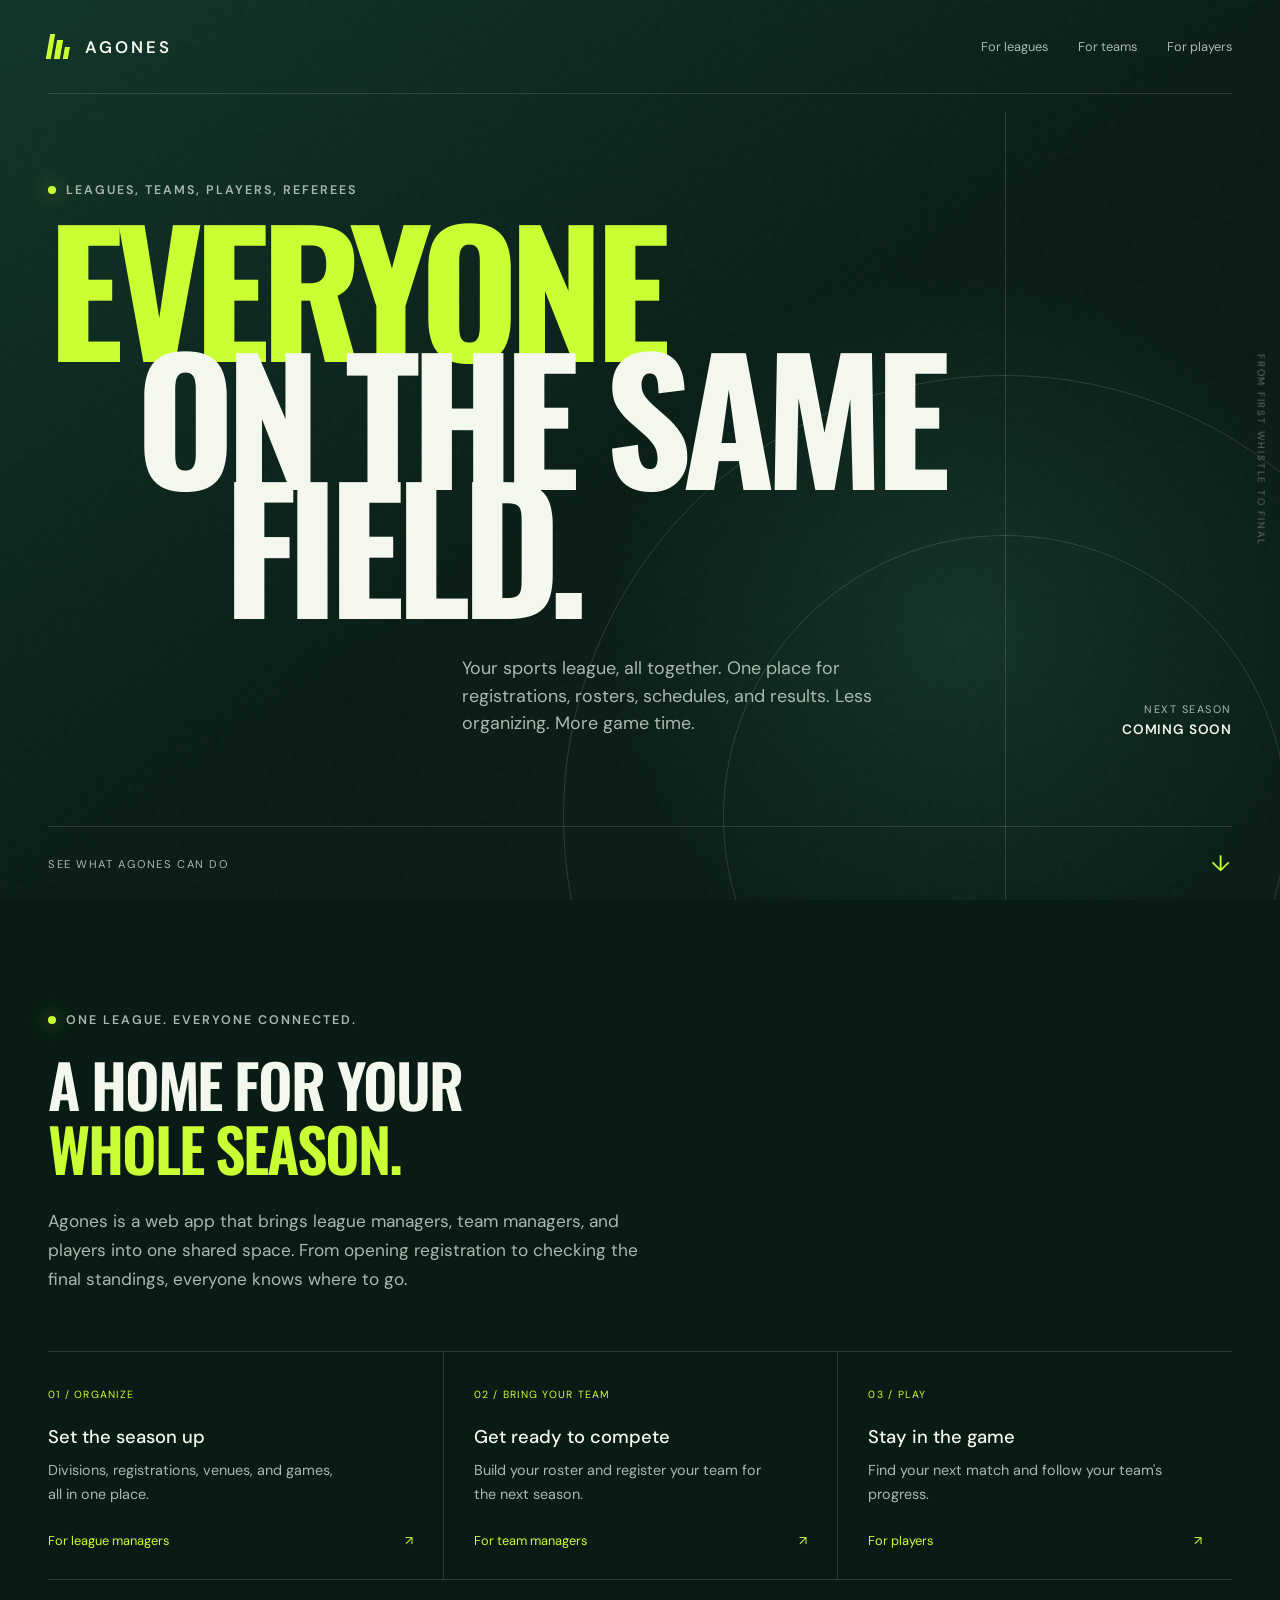
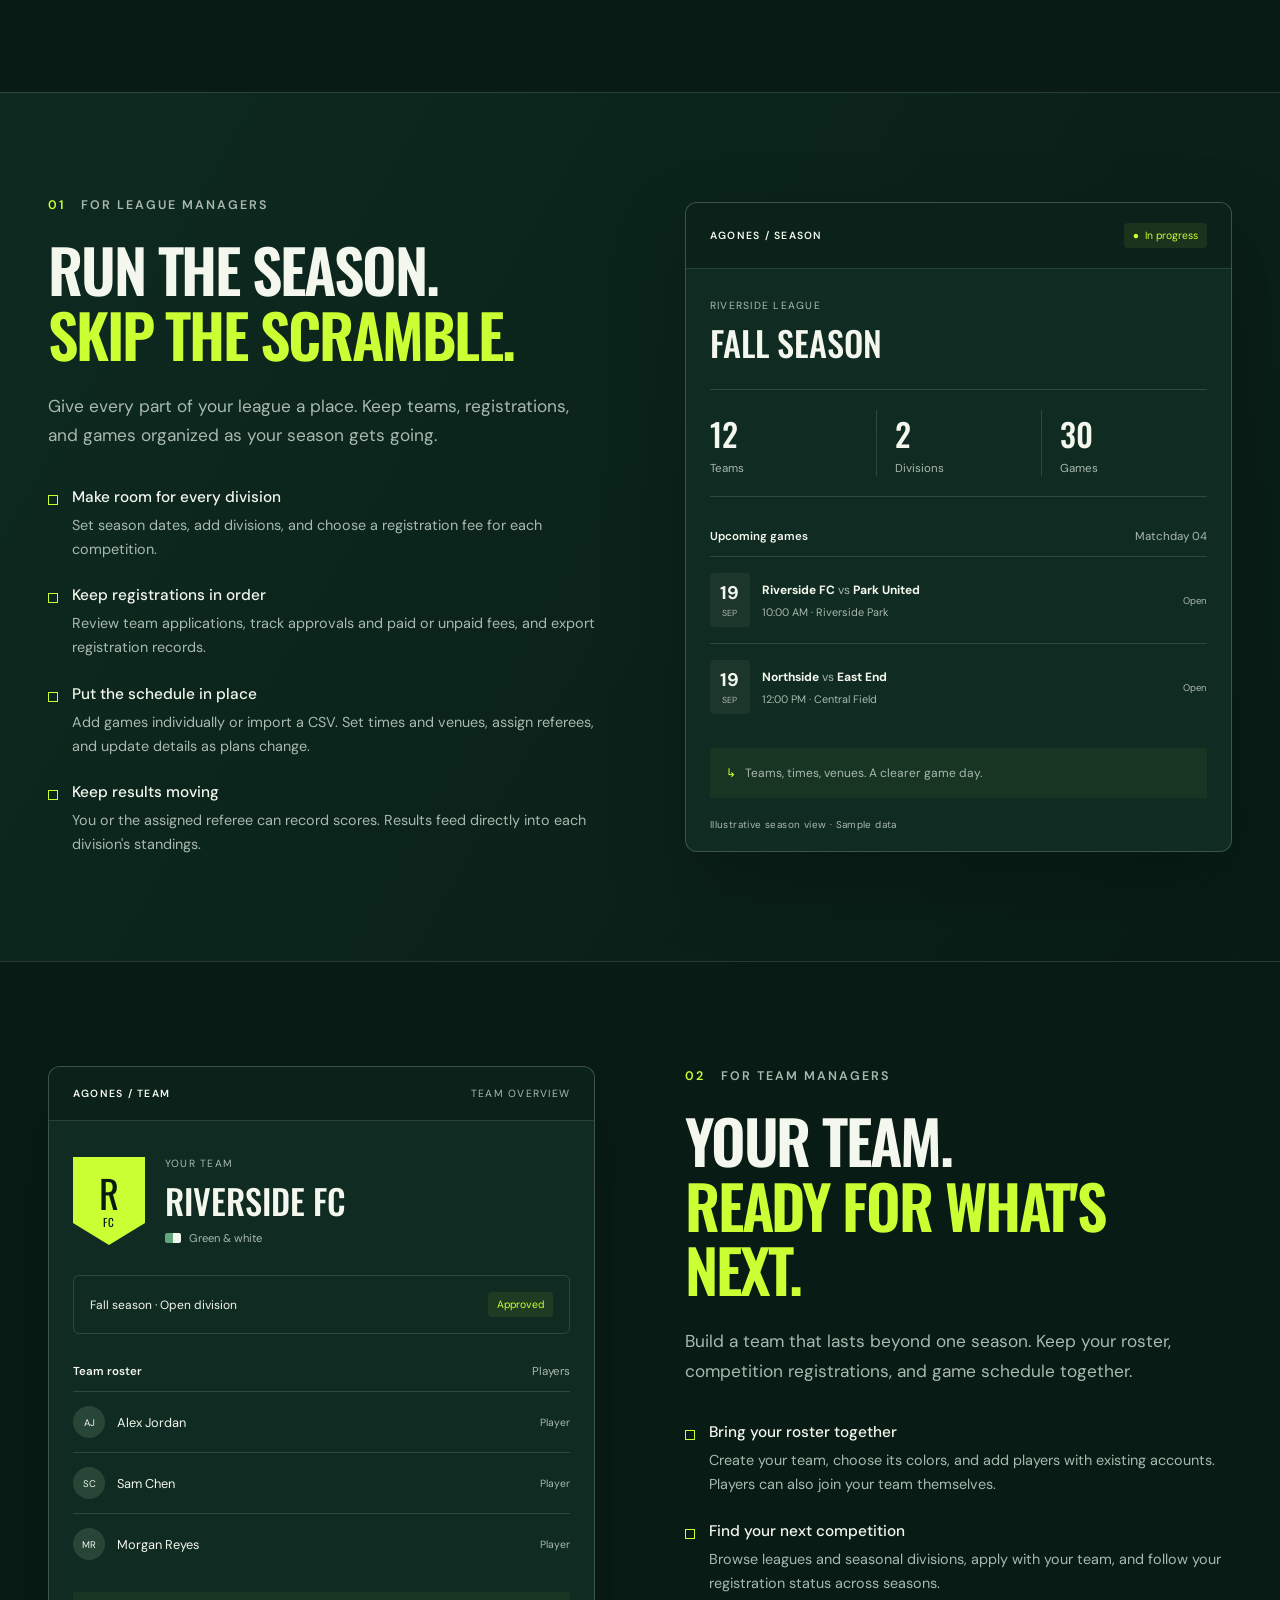
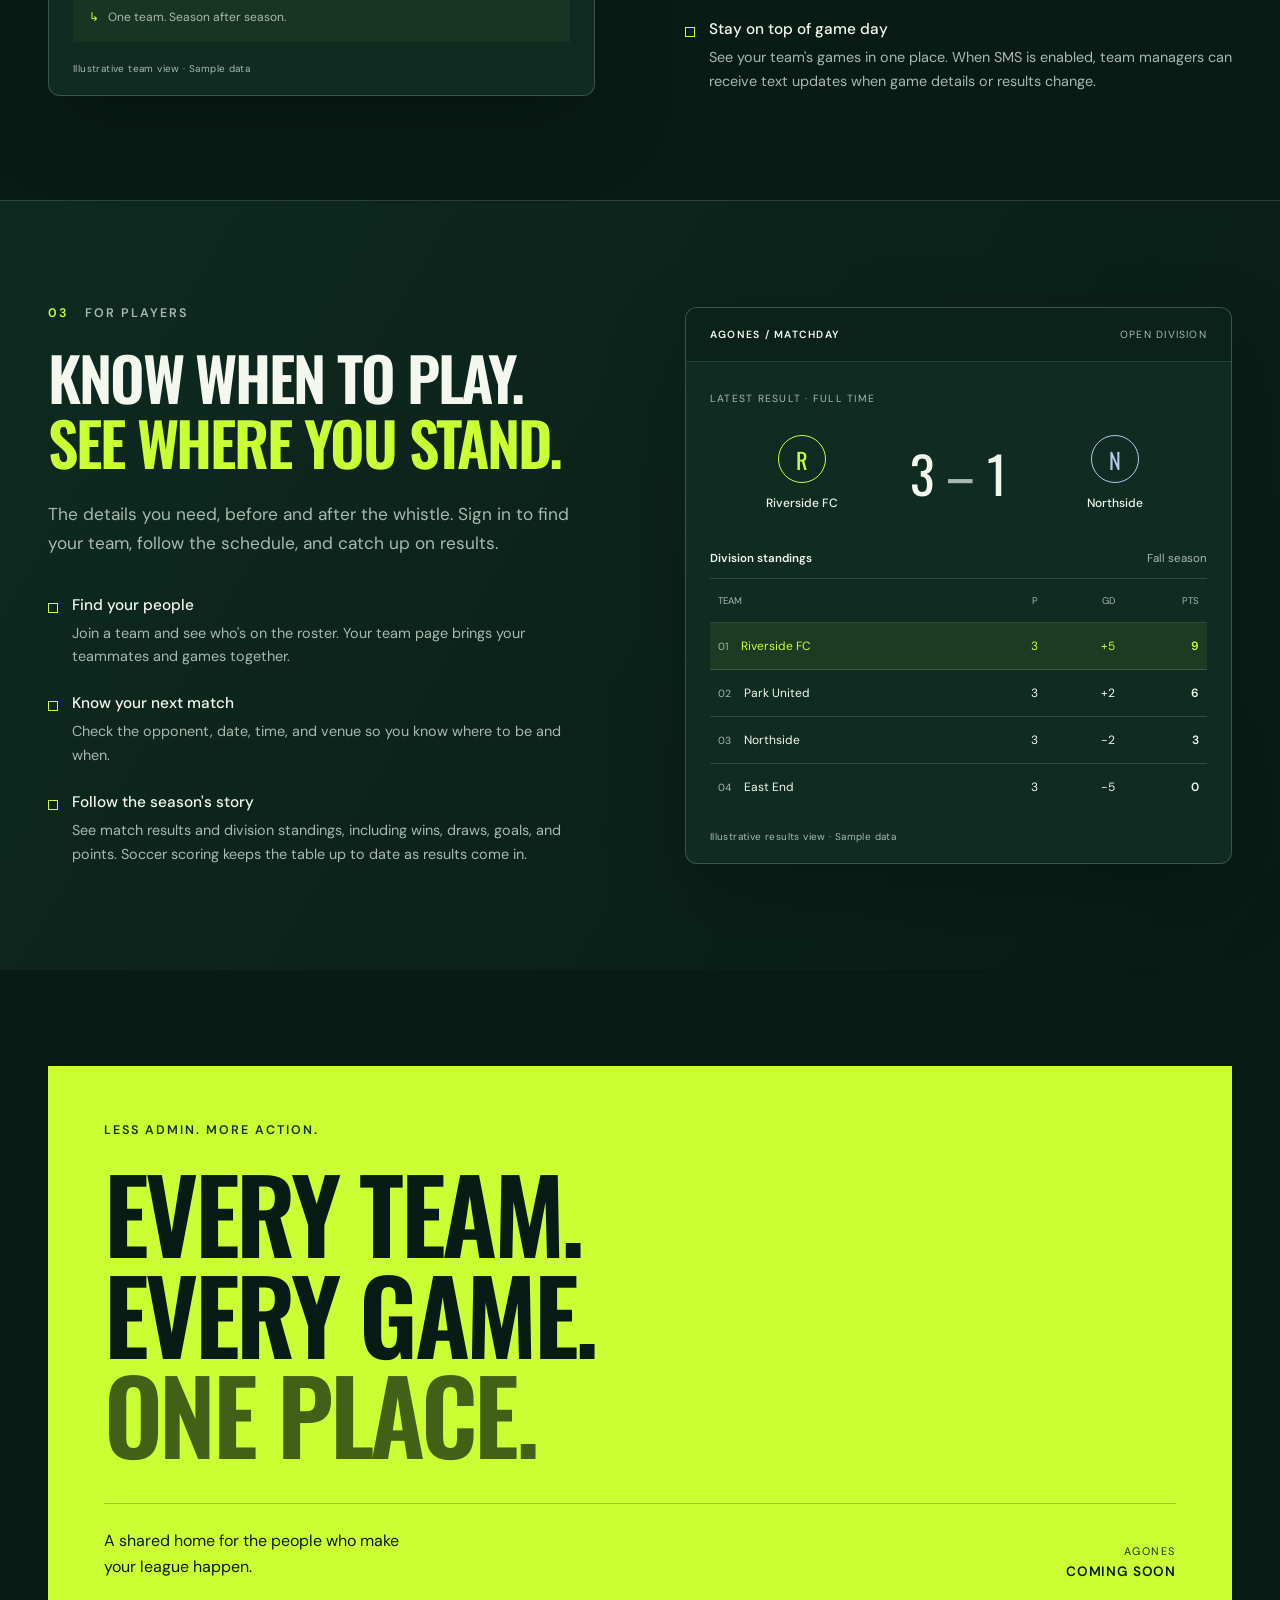
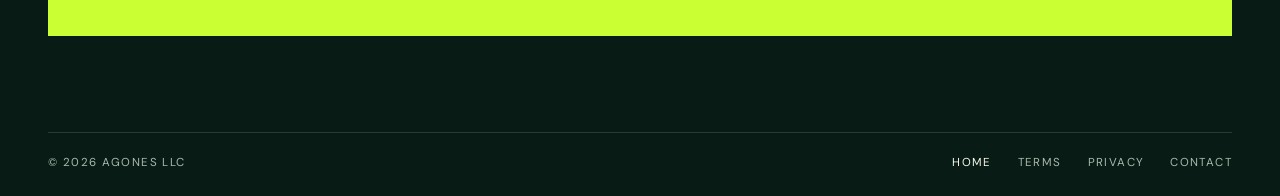
<file: index.html>
<!doctype html>
<html lang="en">
  <head>
    <meta charset="UTF-8" />
    <meta name="viewport" content="width=device-width, initial-scale=1.0" />
    <meta
      name="description"
      content="Agones brings sports leagues together. Manage seasons, team registrations, rosters, schedules, results, and standings in one place."
    />
    <meta name="theme-color" content="#081c15" />
    <title>Agones — Everyone on the same field.</title>
    <link rel="icon" href="favicon.svg" type="image/svg+xml" />
    <link rel="stylesheet" href="styles.css?v=4" />
  </head>
  <body>
    <a class="skip-link" href="#product">Skip to product details</a>
    <main>
    <div class="hero">
      <div class="field-lines" aria-hidden="true">
        <span class="field-lines__circle"></span>
        <span class="field-lines__line"></span>
      </div>

      <nav class="nav" aria-label="Main navigation">
        <a class="brand" href="./" aria-label="Agones home">
          <span class="brand__mark" aria-hidden="true">
            <span></span>
            <span></span>
            <span></span>
          </span>
          <span>AGONES</span>
        </a>

        <div class="nav__links">
          <a href="#league-managers">For leagues</a>
          <a href="#team-managers">For teams</a>
          <a href="#players">For players</a>
        </div>
      </nav>

      <section class="hero__content" aria-labelledby="hero-title">
        <p class="eyebrow">
          <span class="eyebrow__dot" aria-hidden="true"></span>
          Leagues, teams, players, referees
        </p>

        <h1 id="hero-title">
          <span class="accent">Everyone</span>
          <span>on the same</span>
          <span>field.</span>
        </h1>

        <div class="hero__footer">
          <p class="intro">
            Your sports league, all together. One place for registrations,
            rosters, schedules, and results. Less organizing. More game time.
          </p>

          <div class="season" aria-label="Coming soon">
            <span class="season__label">Next season</span>
            <span class="season__value">Coming soon</span>
          </div>
        </div>
      </section>

      <p class="side-note" aria-hidden="true">From first whistle to final</p>

      <a class="hero__scroll" href="#product">
        <span>See what Agones can do</span><span aria-hidden="true">↓</span>
      </a>
    </div>

    <section class="product section-shell" id="product" aria-labelledby="product-title">
      <div class="section-heading">
        <p class="eyebrow"><span class="eyebrow__dot" aria-hidden="true"></span>One league. Everyone connected.</p>
        <h2 id="product-title">A home for your<br /><span class="accent">whole season.</span></h2>
        <p class="section-intro">Agones is a web app that brings league managers, team managers, and players into one shared space. From opening registration to checking the final standings, everyone knows where to go.</p>
      </div>
      <div class="season-path" aria-label="Your season with Agones">
        <a href="#league-managers"><span class="step-number">01 / Organize</span><h3>Set the season up</h3><p>Divisions, registrations, venues, and games, all in one place.</p><span class="text-link">For league managers <span aria-hidden="true">↗</span></span></a>
        <a href="#team-managers"><span class="step-number">02 / Bring your team</span><h3>Get ready to compete</h3><p>Build your roster and register your team for the next season.</p><span class="text-link">For team managers <span aria-hidden="true">↗</span></span></a>
        <a href="#players"><span class="step-number">03 / Play</span><h3>Stay in the game</h3><p>Find your next match and follow your team's progress.</p><span class="text-link">For players <span aria-hidden="true">↗</span></span></a>
      </div>
    </section>

    <section class="audience audience--league" id="league-managers" aria-labelledby="league-title">
      <div class="section-shell audience__grid">
        <div class="audience__copy">
          <p class="eyebrow"><span class="section-number">01</span> For league managers</p>
          <h2 id="league-title">Run the season.<br /><span class="accent">Skip the scramble.</span></h2>
          <p class="section-intro">Give every part of your league a place. Keep teams, registrations, and games organized as your season gets going.</p>
          <ul class="feature-list">
            <li><h3>Make room for every division</h3><p>Set season dates, add divisions, and choose a registration fee for each competition.</p></li>
            <li><h3>Keep registrations in order</h3><p>Review team applications, track approvals and paid or unpaid fees, and export registration records.</p></li>
            <li><h3>Put the schedule in place</h3><p>Add games individually or import a CSV. Set times and venues, assign referees, and update details as plans change.</p></li>
            <li><h3>Keep results moving</h3><p>You or the assigned referee can record scores. Results feed directly into each division's standings.</p></li>
          </ul>
        </div>
        <figure class="product-preview preview--league">
          <div class="preview__top"><span class="preview__brand">AGONES / SEASON</span><span class="status"><span aria-hidden="true">●</span> In progress</span></div>
          <div class="preview__body">
            <p class="preview__eyebrow">Riverside League</p>
            <h3 class="preview__title">Fall season</h3>
            <div class="preview__stats"><div><strong>12</strong><span>Teams</span></div><div><strong>2</strong><span>Divisions</span></div><div><strong>30</strong><span>Games</span></div></div>
            <div class="preview__label"><span>Upcoming games</span><span>Matchday 04</span></div>
            <div class="fixture"><div class="fixture__date"><strong>19</strong><span>SEP</span></div><div><strong>Riverside FC <span class="versus">vs</span> Park United</strong><p>10:00 AM · Riverside Park</p></div><span class="fixture__tag">Open</span></div>
            <div class="fixture"><div class="fixture__date"><strong>19</strong><span>SEP</span></div><div><strong>Northside <span class="versus">vs</span> East End</strong><p>12:00 PM · Central Field</p></div><span class="fixture__tag">Open</span></div>
            <div class="preview__note"><span class="accent" aria-hidden="true">↳</span> Teams, times, venues. A clearer game day.</div>
          </div>
          <figcaption>Illustrative season view · Sample data</figcaption>
        </figure>
      </div>
    </section>

    <section class="audience audience--team" id="team-managers" aria-labelledby="team-title">
      <div class="section-shell audience__grid">
        <div class="audience__copy">
          <p class="eyebrow"><span class="section-number">02</span> For team managers</p>
          <h2 id="team-title">Your team.<br /><span class="accent">Ready for what's next.</span></h2>
          <p class="section-intro">Build a team that lasts beyond one season. Keep your roster, competition registrations, and game schedule together.</p>
          <ul class="feature-list">
            <li><h3>Bring your roster together</h3><p>Create your team, choose its colors, and add players with existing accounts. Players can also join your team themselves.</p></li>
            <li><h3>Find your next competition</h3><p>Browse leagues and seasonal divisions, apply with your team, and follow your registration status across seasons.</p></li>
            <li><h3>Stay on top of game day</h3><p>See your team's games in one place. When SMS is enabled, team managers can receive text updates when game details or results change.</p></li>
          </ul>
        </div>
        <figure class="product-preview preview--team">
          <div class="preview__top"><span class="preview__brand">AGONES / TEAM</span><span class="preview__eyebrow">Team overview</span></div>
          <div class="preview__body">
            <div class="team-identity"><span class="team-crest" aria-hidden="true">R<span>FC</span></span><div><p class="preview__eyebrow">Your team</p><h3 class="preview__title">Riverside FC</h3><p class="team-colors"><span aria-hidden="true"></span>Green &amp; white</p></div></div>
            <div class="registration-summary"><span>Fall season · Open division</span><span class="status">Approved</span></div>
            <div class="preview__label"><span>Team roster</span><span>Players</span></div>
            <ul class="roster"><li><span class="avatar" aria-hidden="true">AJ</span><span>Alex Jordan</span><span>Player</span></li><li><span class="avatar" aria-hidden="true">SC</span><span>Sam Chen</span><span>Player</span></li><li><span class="avatar" aria-hidden="true">MR</span><span>Morgan Reyes</span><span>Player</span></li></ul>
            <div class="preview__note"><span class="accent" aria-hidden="true">↳</span> One team. Season after season.</div>
          </div>
          <figcaption>Illustrative team view · Sample data</figcaption>
        </figure>
      </div>
    </section>

    <section class="audience audience--players" id="players" aria-labelledby="players-title">
      <div class="section-shell audience__grid">
        <div class="audience__copy">
          <p class="eyebrow"><span class="section-number">03</span> For players</p>
          <h2 id="players-title">Know when to play.<br /><span class="accent">See where you stand.</span></h2>
          <p class="section-intro">The details you need, before and after the whistle. Sign in to find your team, follow the schedule, and catch up on results.</p>
          <ul class="feature-list">
            <li><h3>Find your people</h3><p>Join a team and see who's on the roster. Your team page brings your teammates and games together.</p></li>
            <li><h3>Know your next match</h3><p>Check the opponent, date, time, and venue so you know where to be and when.</p></li>
            <li><h3>Follow the season's story</h3><p>See match results and division standings, including wins, draws, goals, and points. Soccer scoring keeps the table up to date as results come in.</p></li>
          </ul>
        </div>
        <figure class="product-preview preview--players">
          <div class="preview__top"><span class="preview__brand">AGONES / MATCHDAY</span><span class="preview__eyebrow">Open division</span></div>
          <div class="preview__body">
            <p class="preview__eyebrow">Latest result · Full time</p>
            <div class="scoreboard"><div><span class="club-badge" aria-hidden="true">R</span><strong>Riverside FC</strong></div><p>3 <span>–</span> 1</p><div><span class="club-badge club-badge--away" aria-hidden="true">N</span><strong>Northside</strong></div></div>
            <div class="preview__label"><span>Division standings</span><span>Fall season</span></div>
            <table class="standings"><caption class="sr-only">Example Open division standings</caption><thead><tr><th scope="col">Team</th><th scope="col"><abbr title="Played">P</abbr></th><th scope="col"><abbr title="Goal difference">GD</abbr></th><th scope="col"><abbr title="Points">PTS</abbr></th></tr></thead><tbody><tr class="standings__highlight"><th scope="row"><span>01</span> Riverside FC</th><td>3</td><td>+5</td><td>9</td></tr><tr><th scope="row"><span>02</span> Park United</th><td>3</td><td>+2</td><td>6</td></tr><tr><th scope="row"><span>03</span> Northside</th><td>3</td><td>−2</td><td>3</td></tr><tr><th scope="row"><span>04</span> East End</th><td>3</td><td>−5</td><td>0</td></tr></tbody></table>
          </div>
          <figcaption>Illustrative results view · Sample data</figcaption>
        </figure>
      </div>
    </section>

    <section class="closing section-shell" aria-labelledby="closing-title">
      <p class="eyebrow">Less admin. More action.</p>
      <h2 id="closing-title">Every team.<br />Every game.<br /><span>One place.</span></h2>
      <div class="closing__footer"><p>A shared home for the people who make your league happen.</p><div class="season"><span class="season__label">Agones</span><span class="season__value">Coming soon</span></div></div>
    </section>
    </main>

    <footer class="site-footer">
        <span>&copy; 2026 Agones LLC</span>

        <nav class="site-footer__links" aria-label="Legal">
          <a href="/" aria-current="page">Home</a>
          <a href="/terms/">Terms</a>
          <a href="/privacy/">Privacy</a>
          <a href="/contact/">Contact</a>
        </nav>
      </footer>
  </body>
</html>
</file>
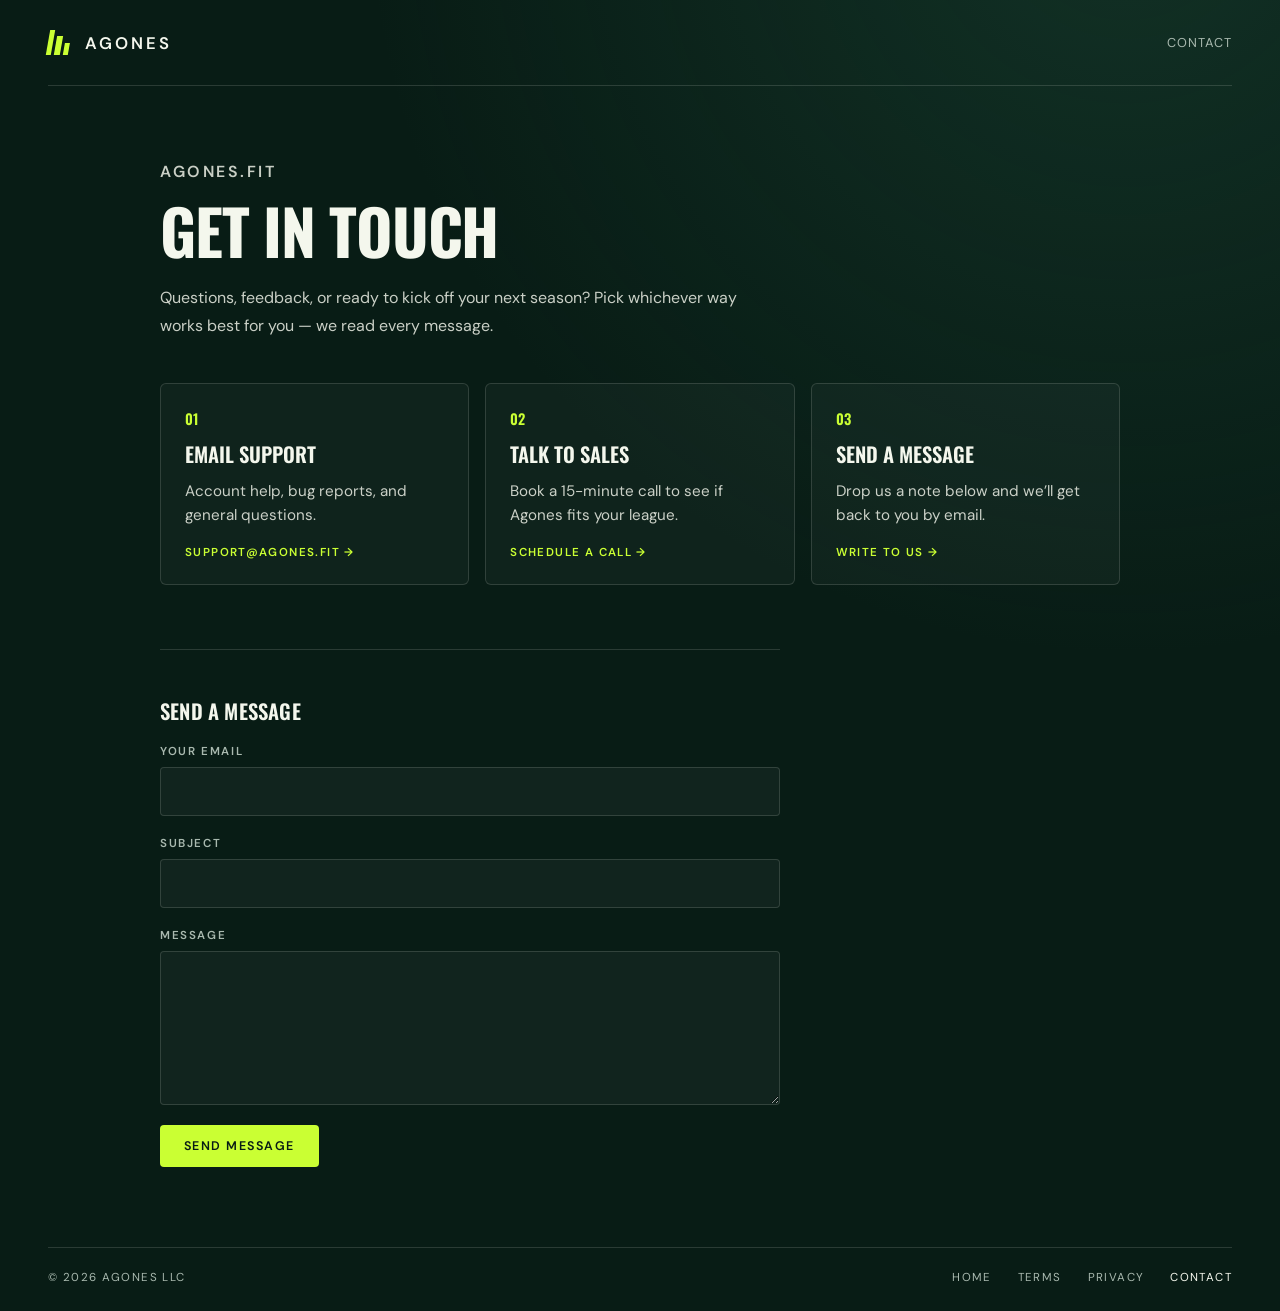
<file: contact/index.html>
<!doctype html>
<html lang="en">
  <head>
    <meta charset="UTF-8" />
    <meta name="viewport" content="width=device-width, initial-scale=1.0" />
    <meta
      name="description"
      content="Contact Agones — email support, book a call with sales, or send us a message."
    />
    <meta name="theme-color" content="#081c15" />
    <title>Contact — Agones</title>
    <link rel="icon" href="../favicon.svg" type="image/svg+xml" />
    <link rel="stylesheet" href="../styles.css?v=4" />
  </head>
  <body class="doc-page">
    <a class="skip-link" href="#content">Skip to content</a>

    <header class="doc-nav">
      <a class="brand" href="/" aria-label="Agones home">
        <span class="brand__mark" aria-hidden="true">
          <span></span>
          <span></span>
          <span></span>
        </span>
        <span>AGONES</span>
      </a>

      <span class="nav__descriptor">Contact</span>
    </header>

    <main class="doc doc--wide" id="content">
      <p class="doc__site">agones.fit</p>

      <h1>Get in touch</h1>

      <p class="doc__lede contact__lede">
        Questions, feedback, or ready to kick off your next season? Pick
        whichever way works best for you &mdash; we read every message.
      </p>

      <div class="contact-options">
        <a class="contact-card" href="mailto:support@agones.fit">
          <span class="contact-card__num">01</span>
          <span class="contact-card__title">Email support</span>
          <span class="contact-card__text">
            Account help, bug reports, and general questions.
          </span>
          <span class="contact-card__action">support@agones.fit</span>
        </a>

        <a
          class="contact-card"
          href="https://cal.com/john-guballa-olnc7v/agones-intro"
          target="_blank"
          rel="noopener"
        >
          <span class="contact-card__num">02</span>
          <span class="contact-card__title">Talk to sales</span>
          <span class="contact-card__text">
            Book a 15-minute call to see if Agones fits your league.
          </span>
          <span class="contact-card__action">Schedule a call</span>
        </a>

        <a class="contact-card" href="#message">
          <span class="contact-card__num">03</span>
          <span class="contact-card__title">Send a message</span>
          <span class="contact-card__text">
            Drop us a note below and we&rsquo;ll get back to you by email.
          </span>
          <span class="contact-card__action">Write to us</span>
        </a>
      </div>

      <section class="contact-form-section" aria-labelledby="message">
        <h2 id="message">Send a message</h2>

        <!--
          Submissions are relayed by Formspree, so the destination inbox is
          configured in the Formspree dashboard and never appears in this page.
        -->
        <form
          class="contact-form"
          action="https://formspree.io/f/moeqgkyv"
          method="POST"
        >
          <div class="field">
            <label for="email">Your email</label>
            <input
              id="email"
              name="email"
              type="email"
              autocomplete="email"
              required
            />
          </div>

          <div class="field">
            <label for="subject">Subject</label>
            <input
              id="subject"
              name="_subject"
              type="text"
              maxlength="150"
              required
            />
          </div>

          <div class="field">
            <label for="query">Message</label>
            <textarea
              id="query"
              name="message"
              rows="6"
              maxlength="5000"
              required
            ></textarea>
          </div>

          <!-- Honeypot: hidden from people, filled in by bots. -->
          <input
            class="contact-form__trap"
            type="text"
            name="_gotcha"
            tabindex="-1"
            autocomplete="off"
            aria-hidden="true"
          />

          <div class="contact-form__footer">
            <button class="button" type="submit">Send message</button>
            <p class="contact-form__status" role="status" aria-live="polite"></p>
          </div>
        </form>
      </section>
    </main>

    <footer class="site-footer">
      <span>&copy; 2026 Agones LLC</span>

      <nav class="site-footer__links" aria-label="Legal">
        <a href="/">Home</a>
        <a href="/terms/">Terms</a>
        <a href="/privacy/">Privacy</a>
        <a href="/contact/" aria-current="page">Contact</a>
      </nav>
    </footer>

    <script>
      (function () {
        var form = document.querySelector(".contact-form");
        var status = form.querySelector(".contact-form__status");
        var button = form.querySelector("button");

        function show(message, isError) {
          status.textContent = message;
          status.classList.toggle("is-error", Boolean(isError));
        }

        form.addEventListener("submit", function (event) {
          event.preventDefault();

          button.disabled = true;
          show("Sending…");

          fetch(form.action, {
            method: "POST",
            body: new FormData(form),
            headers: { Accept: "application/json" },
          })
            .then(function (response) {
              if (!response.ok) throw new Error(response.status);
              form.reset();
              show("Thanks — your message is on its way. We’ll be in touch soon.");
            })
            .catch(function () {
              show(
                "Something went wrong sending your message. Please try again or email support@agones.fit.",
                true
              );
            })
            .finally(function () {
              button.disabled = false;
            });
        });
      })();
    </script>
  </body>
</html>
</file>
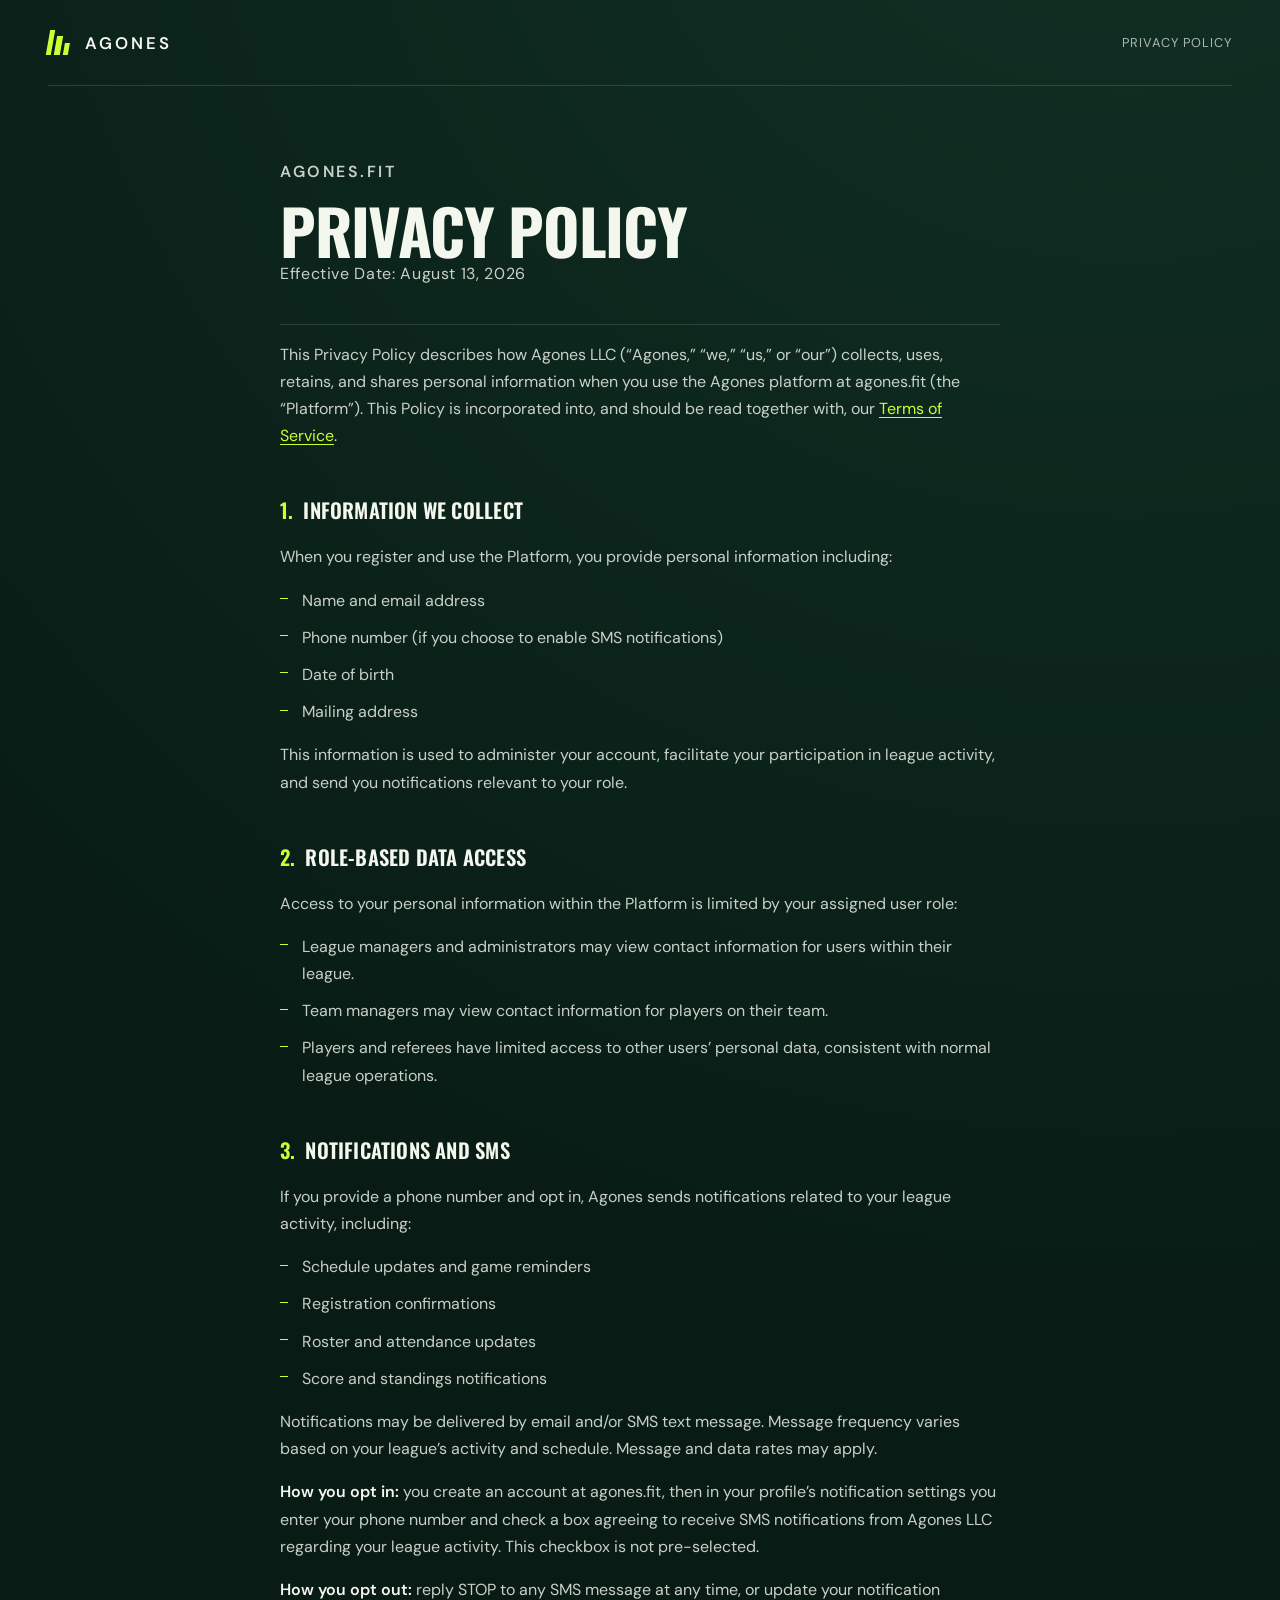
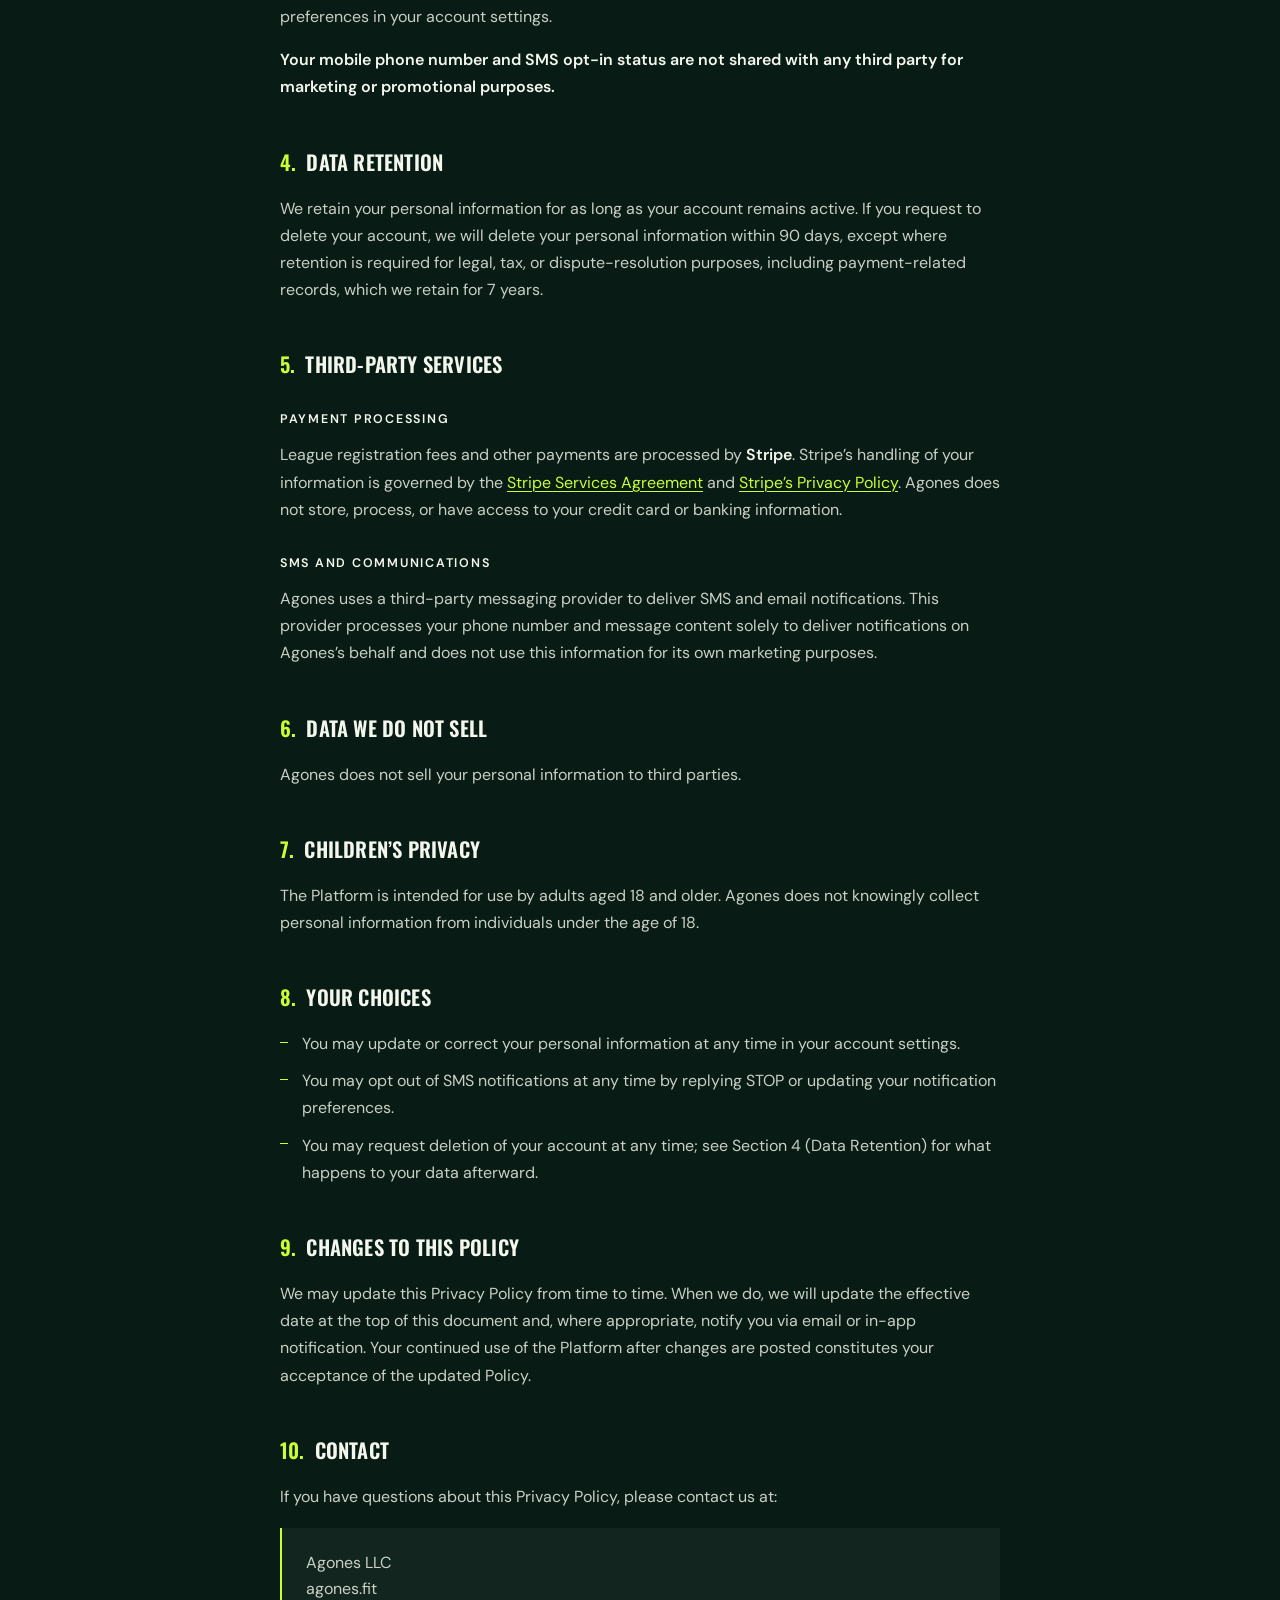
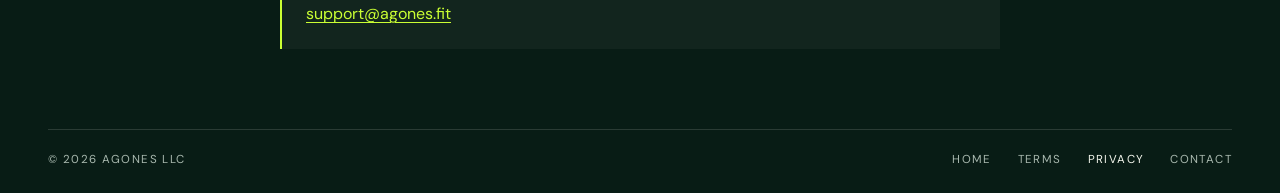
<file: privacy/index.html>
<!doctype html>
<html lang="en">
  <head>
    <meta charset="UTF-8" />
    <meta name="viewport" content="width=device-width, initial-scale=1.0" />
    <meta
      name="description"
      content="Privacy Policy for the Agones sports league management platform."
    />
    <meta name="theme-color" content="#081c15" />
    <title>Privacy Policy — Agones</title>
    <link rel="icon" href="../favicon.svg" type="image/svg+xml" />
    <link rel="stylesheet" href="../styles.css?v=4" />
  </head>
  <body class="doc-page">
    <a class="skip-link" href="#content">Skip to content</a>

    <header class="doc-nav">
      <a class="brand" href="/" aria-label="Agones home">
        <span class="brand__mark" aria-hidden="true">
          <span></span>
          <span></span>
          <span></span>
        </span>
        <span>AGONES</span>
      </a>

      <span class="nav__descriptor">Privacy Policy</span>
    </header>

    <main class="doc" id="content">
      <p class="doc__site">agones.fit</p>

      <h1>Privacy Policy</h1>

      <p class="doc__date">
        Effective Date: <time datetime="2026-08-13">August 13, 2026</time>
      </p>

      <p class="doc__lede">
        This Privacy Policy describes how Agones LLC (&ldquo;Agones,&rdquo;
        &ldquo;we,&rdquo; &ldquo;us,&rdquo; or &ldquo;our&rdquo;) collects,
        uses, retains, and shares personal information when you use the Agones
        platform at agones.fit (the &ldquo;Platform&rdquo;). This Policy is
        incorporated into, and should be read together with, our
        <a href="/terms/">Terms of Service</a>.
      </p>

      <section aria-labelledby="s1">
        <h2 id="s1"><span class="num">1.</span>Information We Collect</h2>
        <p>
          When you register and use the Platform, you provide personal
          information including:
        </p>
        <ul>
          <li>Name and email address</li>
          <li>Phone number (if you choose to enable SMS notifications)</li>
          <li>Date of birth</li>
          <li>Mailing address</li>
        </ul>
        <p>
          This information is used to administer your account, facilitate your
          participation in league activity, and send you notifications relevant
          to your role.
        </p>
      </section>

      <section aria-labelledby="s2">
        <h2 id="s2"><span class="num">2.</span>Role-Based Data Access</h2>
        <p>
          Access to your personal information within the Platform is limited by
          your assigned user role:
        </p>
        <ul>
          <li>
            League managers and administrators may view contact information for
            users within their league.
          </li>
          <li>
            Team managers may view contact information for players on their
            team.
          </li>
          <li>
            Players and referees have limited access to other users&rsquo;
            personal data, consistent with normal league operations.
          </li>
        </ul>
      </section>

      <section aria-labelledby="s3">
        <h2 id="s3"><span class="num">3.</span>Notifications and SMS</h2>
        <p>
          If you provide a phone number and opt in, Agones sends notifications
          related to your league activity, including:
        </p>
        <ul>
          <li>Schedule updates and game reminders</li>
          <li>Registration confirmations</li>
          <li>Roster and attendance updates</li>
          <li>Score and standings notifications</li>
        </ul>
        <p>
          Notifications may be delivered by email and/or SMS text message.
          Message frequency varies based on your league&rsquo;s activity and
          schedule. Message and data rates may apply.
        </p>
        <p>
          <strong>How you opt in:</strong> you create an account at agones.fit,
          then in your profile&rsquo;s notification settings you enter your
          phone number and check a box agreeing to receive SMS notifications
          from Agones LLC regarding your league activity. This checkbox is not
          pre-selected.
        </p>
        <p>
          <strong>How you opt out:</strong> reply STOP to any SMS message at any
          time, or update your notification preferences in your account
          settings.
        </p>
        <p>
          <strong
            >Your mobile phone number and SMS opt-in status are not shared with
            any third party for marketing or promotional purposes.</strong
          >
        </p>
      </section>

      <section aria-labelledby="s4">
        <h2 id="s4"><span class="num">4.</span>Data Retention</h2>
        <p>
          We retain your personal information for as long as your account
          remains active. If you request to delete your account, we will delete
          your personal information within 90 days, except where retention is
          required for legal, tax, or dispute-resolution purposes, including
          payment-related records, which we retain for 7 years.
        </p>
      </section>

      <section aria-labelledby="s5">
        <h2 id="s5"><span class="num">5.</span>Third-Party Services</h2>

        <h3>Payment Processing</h3>
        <p>
          League registration fees and other payments are processed by
          <strong>Stripe</strong>. Stripe&rsquo;s handling of your information
          is governed by the
          <a href="https://stripe.com/legal/ssa">Stripe Services Agreement</a>
          and <a href="https://stripe.com/privacy">Stripe&rsquo;s Privacy
          Policy</a>. Agones does not store, process, or have access to your
          credit card or banking information.
        </p>

        <h3>SMS and Communications</h3>
        <p>
          Agones uses a third-party messaging provider to deliver SMS and email
          notifications. This provider processes your phone number and message
          content solely to deliver notifications on Agones&rsquo;s behalf and
          does not use this information for its own marketing purposes.
        </p>
      </section>

      <section aria-labelledby="s6">
        <h2 id="s6"><span class="num">6.</span>Data We Do Not Sell</h2>
        <p>Agones does not sell your personal information to third parties.</p>
      </section>

      <section aria-labelledby="s7">
        <h2 id="s7"><span class="num">7.</span>Children&rsquo;s Privacy</h2>
        <p>
          The Platform is intended for use by adults aged 18 and older. Agones
          does not knowingly collect personal information from individuals under
          the age of 18.
        </p>
      </section>

      <section aria-labelledby="s8">
        <h2 id="s8"><span class="num">8.</span>Your Choices</h2>
        <ul>
          <li>
            You may update or correct your personal information at any time in
            your account settings.
          </li>
          <li>
            You may opt out of SMS notifications at any time by replying STOP or
            updating your notification preferences.
          </li>
          <li>
            You may request deletion of your account at any time; see Section 4
            (Data Retention) for what happens to your data afterward.
          </li>
        </ul>
      </section>

      <section aria-labelledby="s9">
        <h2 id="s9"><span class="num">9.</span>Changes to This Policy</h2>
        <p>
          We may update this Privacy Policy from time to time. When we do, we
          will update the effective date at the top of this document and, where
          appropriate, notify you via email or in-app notification. Your
          continued use of the Platform after changes are posted constitutes
          your acceptance of the updated Policy.
        </p>
      </section>

      <section aria-labelledby="s10">
        <h2 id="s10"><span class="num">10.</span>Contact</h2>
        <p>
          If you have questions about this Privacy Policy, please contact us at:
        </p>
        <div class="doc__contact">
          <p>Agones LLC</p>
          <p>agones.fit</p>
          <p><a href="mailto:support@agones.fit">support@agones.fit</a></p>
        </div>
      </section>
    </main>

    <footer class="site-footer">
      <span>&copy; 2026 Agones LLC</span>

      <nav class="site-footer__links" aria-label="Legal">
        <a href="/">Home</a>
        <a href="/terms/">Terms</a>
        <a href="/privacy/" aria-current="page">Privacy</a>
        <a href="/contact/">Contact</a>
      </nav>
    </footer>
  </body>
</html>
</file>
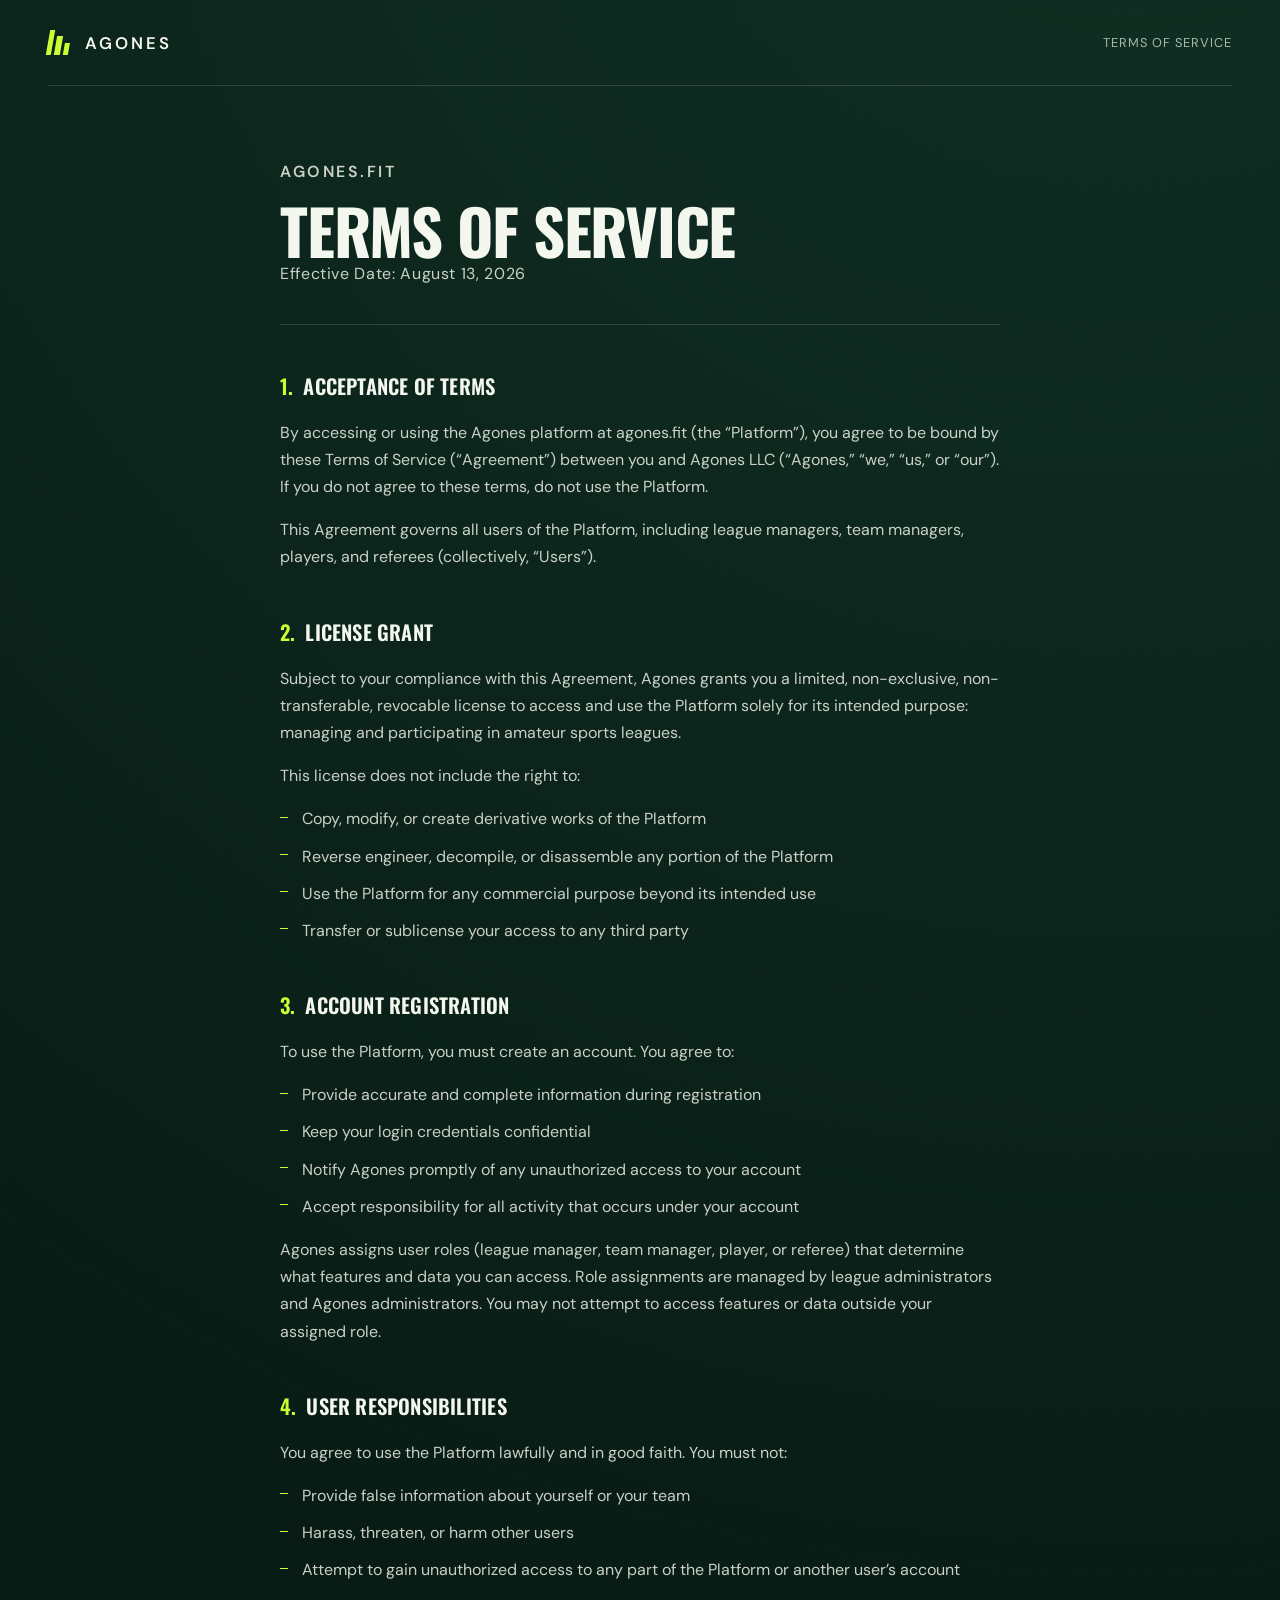
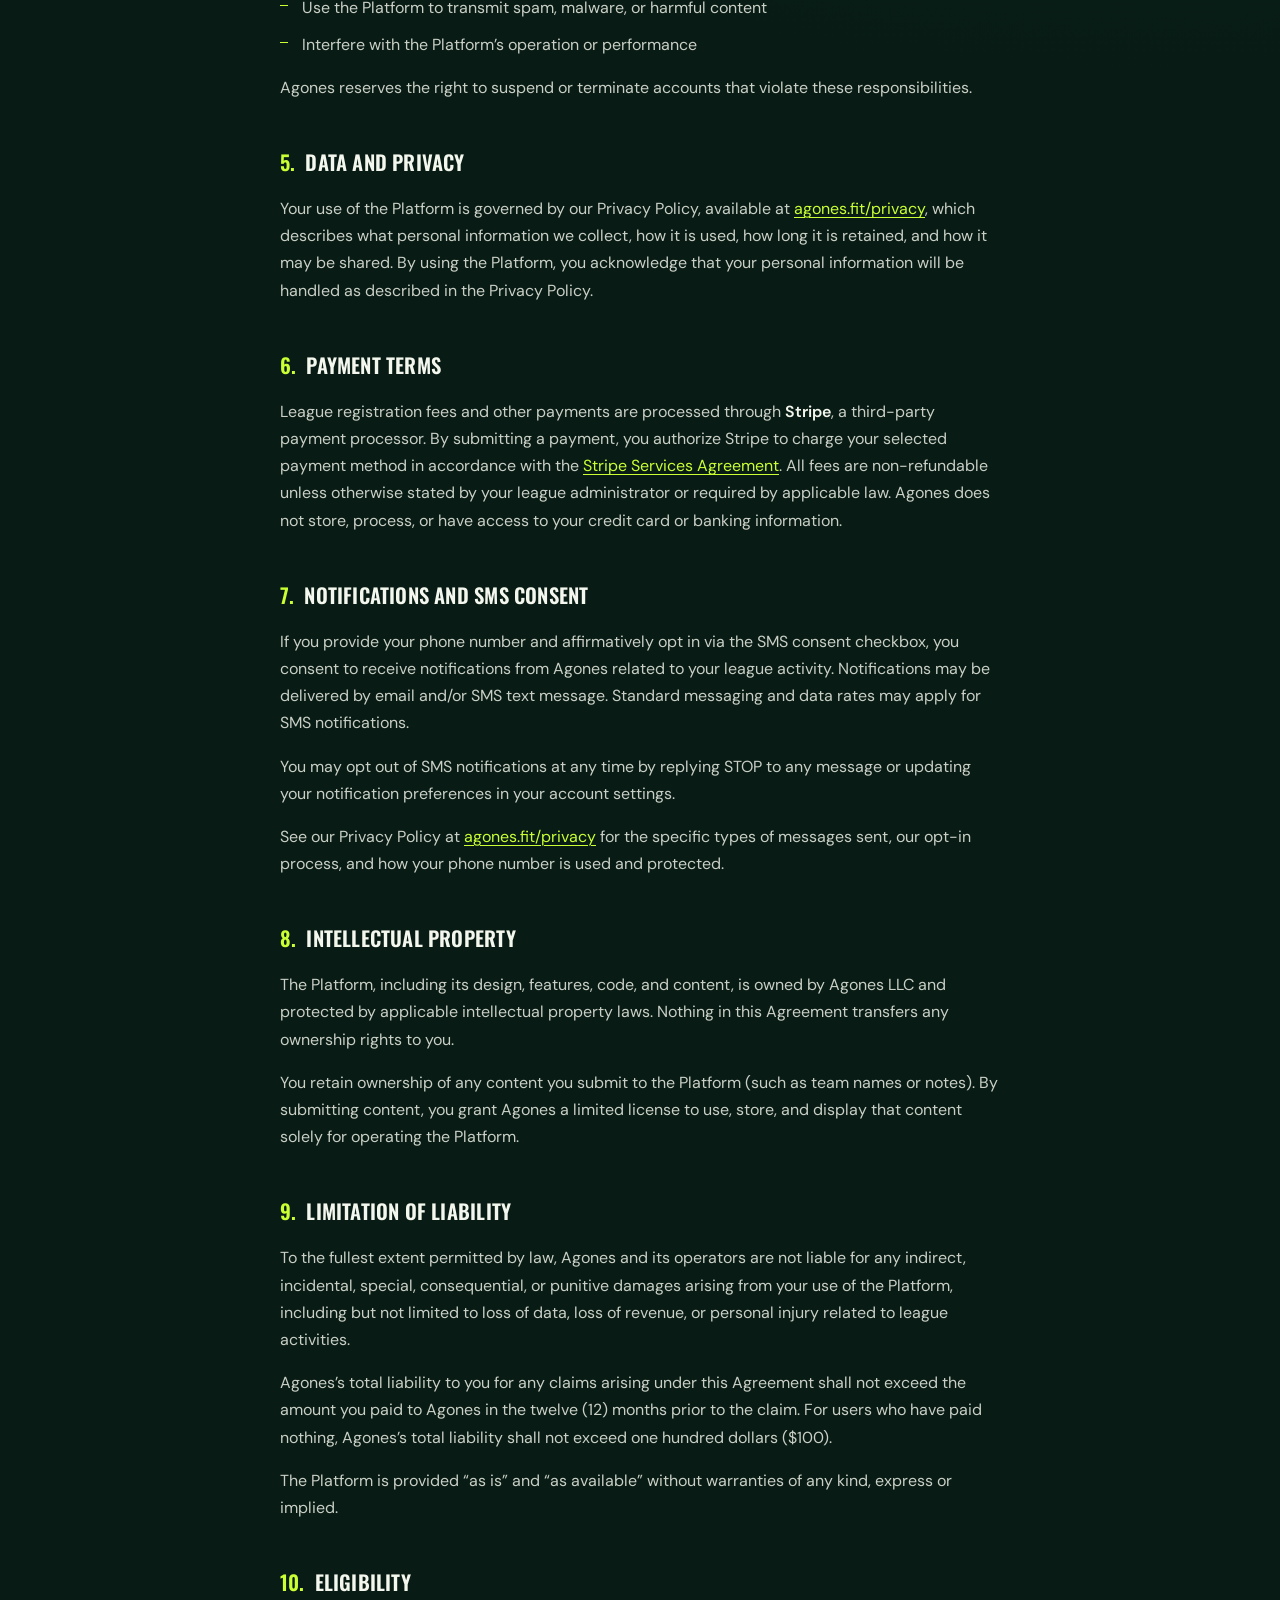
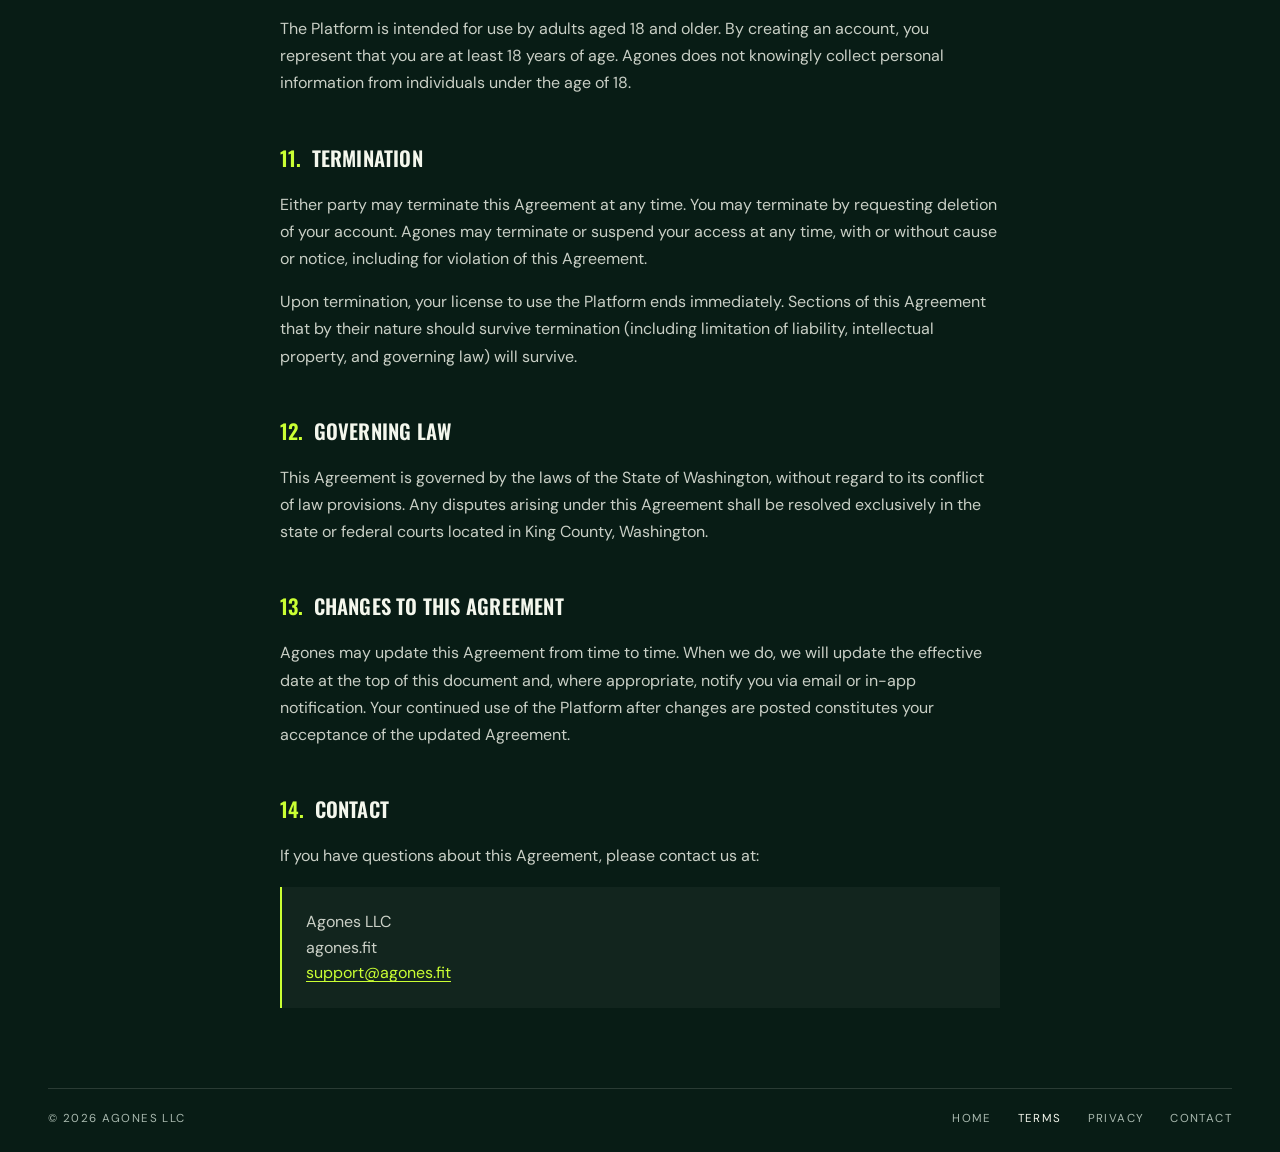
<file: terms/index.html>
<!doctype html>
<html lang="en">
  <head>
    <meta charset="UTF-8" />
    <meta name="viewport" content="width=device-width, initial-scale=1.0" />
    <meta
      name="description"
      content="Terms of Service for the Agones sports league management platform."
    />
    <meta name="theme-color" content="#081c15" />
    <title>Terms of Service — Agones</title>
    <link rel="icon" href="../favicon.svg" type="image/svg+xml" />
    <link rel="stylesheet" href="../styles.css?v=4" />
  </head>
  <body class="doc-page">
    <a class="skip-link" href="#content">Skip to content</a>

    <header class="doc-nav">
      <a class="brand" href="/" aria-label="Agones home">
        <span class="brand__mark" aria-hidden="true">
          <span></span>
          <span></span>
          <span></span>
        </span>
        <span>AGONES</span>
      </a>

      <span class="nav__descriptor">Terms of Service</span>
    </header>

    <main class="doc" id="content">
      <p class="doc__site">agones.fit</p>

      <h1>Terms of Service</h1>

      <p class="doc__date">
        Effective Date: <time datetime="2026-08-13">August 13, 2026</time>
      </p>

      <section aria-labelledby="s1">
        <h2 id="s1"><span class="num">1.</span>Acceptance of Terms</h2>
        <p>
          By accessing or using the Agones platform at agones.fit (the
          &ldquo;Platform&rdquo;), you agree to be bound by these Terms of
          Service (&ldquo;Agreement&rdquo;) between you and Agones LLC
          (&ldquo;Agones,&rdquo; &ldquo;we,&rdquo; &ldquo;us,&rdquo; or
          &ldquo;our&rdquo;). If you do not agree to these terms, do not use the
          Platform.
        </p>
        <p>
          This Agreement governs all users of the Platform, including league
          managers, team managers, players, and referees (collectively,
          &ldquo;Users&rdquo;).
        </p>
      </section>

      <section aria-labelledby="s2">
        <h2 id="s2"><span class="num">2.</span>License Grant</h2>
        <p>
          Subject to your compliance with this Agreement, Agones grants you a
          limited, non-exclusive, non-transferable, revocable license to access
          and use the Platform solely for its intended purpose: managing and
          participating in amateur sports leagues.
        </p>
        <p>This license does not include the right to:</p>
        <ul>
          <li>Copy, modify, or create derivative works of the Platform</li>
          <li>
            Reverse engineer, decompile, or disassemble any portion of the
            Platform
          </li>
          <li>
            Use the Platform for any commercial purpose beyond its intended use
          </li>
          <li>Transfer or sublicense your access to any third party</li>
        </ul>
      </section>

      <section aria-labelledby="s3">
        <h2 id="s3"><span class="num">3.</span>Account Registration</h2>
        <p>To use the Platform, you must create an account. You agree to:</p>
        <ul>
          <li>Provide accurate and complete information during registration</li>
          <li>Keep your login credentials confidential</li>
          <li>
            Notify Agones promptly of any unauthorized access to your account
          </li>
          <li>
            Accept responsibility for all activity that occurs under your
            account
          </li>
        </ul>
        <p>
          Agones assigns user roles (league manager, team manager, player, or
          referee) that determine what features and data you can access. Role
          assignments are managed by league administrators and Agones
          administrators. You may not attempt to access features or data outside
          your assigned role.
        </p>
      </section>

      <section aria-labelledby="s4">
        <h2 id="s4"><span class="num">4.</span>User Responsibilities</h2>
        <p>
          You agree to use the Platform lawfully and in good faith. You must
          not:
        </p>
        <ul>
          <li>Provide false information about yourself or your team</li>
          <li>Harass, threaten, or harm other users</li>
          <li>
            Attempt to gain unauthorized access to any part of the Platform or
            another user&rsquo;s account
          </li>
          <li>Use the Platform to transmit spam, malware, or harmful content</li>
          <li>Interfere with the Platform&rsquo;s operation or performance</li>
        </ul>
        <p>
          Agones reserves the right to suspend or terminate accounts that
          violate these responsibilities.
        </p>
      </section>

      <section aria-labelledby="s5">
        <h2 id="s5"><span class="num">5.</span>Data and Privacy</h2>
        <p>
          Your use of the Platform is governed by our Privacy Policy, available
          at <a href="/privacy/">agones.fit/privacy</a>, which describes what
          personal information we collect, how it is used, how long it is
          retained, and how it may be shared. By using the Platform, you
          acknowledge that your personal information will be handled as
          described in the Privacy Policy.
        </p>
      </section>

      <section aria-labelledby="s6">
        <h2 id="s6"><span class="num">6.</span>Payment Terms</h2>
        <p>
          League registration fees and other payments are processed through
          <strong>Stripe</strong>, a third-party payment processor. By
          submitting a payment, you authorize Stripe to charge your selected
          payment method in accordance with the
          <a href="https://stripe.com/legal/ssa">Stripe Services Agreement</a>.
          All fees are non-refundable unless otherwise stated by your league
          administrator or required by applicable law. Agones does not store,
          process, or have access to your credit card or banking information.
        </p>
      </section>

      <section aria-labelledby="s7">
        <h2 id="s7"><span class="num">7.</span>Notifications and SMS Consent</h2>
        <p>
          If you provide your phone number and affirmatively opt in via the SMS
          consent checkbox, you consent to receive notifications from Agones
          related to your league activity. Notifications may be delivered by
          email and/or SMS text message. Standard messaging and data rates may
          apply for SMS notifications.
        </p>
        <p>
          You may opt out of SMS notifications at any time by replying STOP to
          any message or updating your notification preferences in your account
          settings.
        </p>
        <p>
          See our Privacy Policy at <a href="/privacy/">agones.fit/privacy</a>
          for the specific types of messages sent, our opt-in process, and how
          your phone number is used and protected.
        </p>
      </section>

      <section aria-labelledby="s8">
        <h2 id="s8"><span class="num">8.</span>Intellectual Property</h2>
        <p>
          The Platform, including its design, features, code, and content, is
          owned by Agones LLC and protected by applicable intellectual property
          laws. Nothing in this Agreement transfers any ownership rights to you.
        </p>
        <p>
          You retain ownership of any content you submit to the Platform (such
          as team names or notes). By submitting content, you grant Agones a
          limited license to use, store, and display that content solely for
          operating the Platform.
        </p>
      </section>

      <section aria-labelledby="s9">
        <h2 id="s9"><span class="num">9.</span>Limitation of Liability</h2>
        <p>
          To the fullest extent permitted by law, Agones and its operators are
          not liable for any indirect, incidental, special, consequential, or
          punitive damages arising from your use of the Platform, including but
          not limited to loss of data, loss of revenue, or personal injury
          related to league activities.
        </p>
        <p>
          Agones&rsquo;s total liability to you for any claims arising under
          this Agreement shall not exceed the amount you paid to Agones in the
          twelve (12) months prior to the claim. For users who have paid
          nothing, Agones&rsquo;s total liability shall not exceed one hundred
          dollars ($100).
        </p>
        <p>
          The Platform is provided &ldquo;as is&rdquo; and &ldquo;as
          available&rdquo; without warranties of any kind, express or implied.
        </p>
      </section>

      <section aria-labelledby="s10">
        <h2 id="s10"><span class="num">10.</span>Eligibility</h2>
        <p>
          The Platform is intended for use by adults aged 18 and older. By
          creating an account, you represent that you are at least 18 years of
          age. Agones does not knowingly collect personal information from
          individuals under the age of 18.
        </p>
      </section>

      <section aria-labelledby="s11">
        <h2 id="s11"><span class="num">11.</span>Termination</h2>
        <p>
          Either party may terminate this Agreement at any time. You may
          terminate by requesting deletion of your account. Agones may terminate
          or suspend your access at any time, with or without cause or notice,
          including for violation of this Agreement.
        </p>
        <p>
          Upon termination, your license to use the Platform ends immediately.
          Sections of this Agreement that by their nature should survive
          termination (including limitation of liability, intellectual property,
          and governing law) will survive.
        </p>
      </section>

      <section aria-labelledby="s12">
        <h2 id="s12"><span class="num">12.</span>Governing Law</h2>
        <p>
          This Agreement is governed by the laws of the State of Washington,
          without regard to its conflict of law provisions. Any disputes arising
          under this Agreement shall be resolved exclusively in the state or
          federal courts located in King County, Washington.
        </p>
      </section>

      <section aria-labelledby="s13">
        <h2 id="s13"><span class="num">13.</span>Changes to This Agreement</h2>
        <p>
          Agones may update this Agreement from time to time. When we do, we
          will update the effective date at the top of this document and, where
          appropriate, notify you via email or in-app notification. Your
          continued use of the Platform after changes are posted constitutes
          your acceptance of the updated Agreement.
        </p>
      </section>

      <section aria-labelledby="s14">
        <h2 id="s14"><span class="num">14.</span>Contact</h2>
        <p>
          If you have questions about this Agreement, please contact us at:
        </p>
        <div class="doc__contact">
          <p>Agones LLC</p>
          <p>agones.fit</p>
          <p><a href="mailto:support@agones.fit">support@agones.fit</a></p>
        </div>
      </section>
    </main>

    <footer class="site-footer">
      <span>&copy; 2026 Agones LLC</span>

      <nav class="site-footer__links" aria-label="Legal">
        <a href="/">Home</a>
        <a href="/terms/" aria-current="page">Terms</a>
        <a href="/privacy/">Privacy</a>
        <a href="/contact/">Contact</a>
      </nav>
    </footer>
  </body>
</html>
</file>
<file: styles.css>
@import url("https://fonts.googleapis.com/css2?family=DM+Sans:wght@400;500;600&family=Oswald:wght@600;700&display=swap");

:root {
  color-scheme: dark;
  --ink: #081c15;
  --ink-soft: #113429;
  --chalk: #f4f7ed;
  --muted: #a9b9af;
  --lime: #caff33;
  --line: rgba(244, 247, 237, 0.14);
  --prose: rgba(244, 247, 237, 0.82);
}

* {
  box-sizing: border-box;
}

html {
  min-width: 320px;
  background: var(--ink);
}

body {
  margin: 0;
  color: var(--chalk);
  background: var(--ink);
  font-family: "DM Sans", Arial, sans-serif;
}

a {
  color: inherit;
  text-decoration: none;
}

.hero {
  position: relative;
  display: flex;
  min-height: 100svh;
  flex-direction: column;
  overflow: hidden;
  isolation: isolate;
  background:
    radial-gradient(circle at 75% 70%, rgba(39, 93, 72, 0.35), transparent 32%),
    linear-gradient(145deg, var(--ink-soft) 0%, var(--ink) 52%);
}

.hero::before {
  position: absolute;
  z-index: -1;
  inset: 0;
  background-image: url("data:image/svg+xml,%3Csvg viewBox='0 0 180 180' xmlns='http://www.w3.org/2000/svg'%3E%3Cfilter id='n'%3E%3CfeTurbulence type='fractalNoise' baseFrequency='.85' numOctaves='4' stitchTiles='stitch'/%3E%3C/filter%3E%3Crect width='100%25' height='100%25' filter='url(%23n)' opacity='.18'/%3E%3C/svg%3E");
  content: "";
  opacity: 0.16;
  pointer-events: none;
}

.nav {
  display: flex;
  align-items: center;
  justify-content: space-between;
  width: min(100% - 96px, 1440px);
  margin: 0 auto;
  padding: 34px 0;
  border-bottom: 1px solid var(--line);
}

.brand {
  display: inline-flex;
  align-items: center;
  gap: 12px;
  font-size: 1.05rem;
  font-weight: 600;
  letter-spacing: 0.18em;
}

.brand__mark {
  display: flex;
  width: 25px;
  height: 25px;
  transform: skew(-10deg);
}

.brand__mark span {
  width: 6px;
  margin-right: 3px;
  background: var(--lime);
}

.brand__mark span:nth-child(2) {
  height: 75%;
  align-self: flex-end;
}

.brand__mark span:nth-child(3) {
  height: 50%;
  align-self: flex-end;
}

.nav__descriptor {
  color: var(--muted);
  font-size: 0.8rem;
  letter-spacing: 0.08em;
  text-transform: uppercase;
}

.hero__content {
  display: flex;
  width: min(100% - 96px, 1440px);
  margin: auto;
  padding: 8vh 0;
  flex: 1;
  flex-direction: column;
  justify-content: center;
}

.eyebrow {
  display: flex;
  align-items: flex-start;
  gap: 10px;
  margin: 0 0 24px;
  color: var(--muted);
  font-size: 0.78rem;
  font-weight: 600;
  letter-spacing: 0.16em;
  text-transform: uppercase;
}

.eyebrow__dot {
  width: 8px;
  height: 8px;
  margin-top: 0.3em;
  flex-shrink: 0;
  border-radius: 50%;
  background: var(--lime);
  box-shadow: 0 0 20px rgba(202, 255, 51, 0.6);
}

h1 {
  max-width: 1300px;
  margin: 0;
  font-family: "Oswald", Impact, sans-serif;
  font-size: clamp(5.6rem, 13.2vw, 13rem);
  font-weight: 700;
  letter-spacing: -0.055em;
  line-height: 0.76;
  text-transform: uppercase;
}

h1 > span {
  display: block;
}

h1 > span:nth-child(2) {
  margin-left: 0.52em;
}

h1 > span:nth-child(3) {
  margin-left: 1.04em;
}

h1 .accent {
  color: var(--lime);
}

.hero__footer {
  display: flex;
  align-items: flex-end;
  justify-content: space-between;
  gap: 48px;
  margin-top: 48px;
  margin-left: 35%;
}

.intro {
  max-width: 470px;
  margin: 0;
  color: var(--muted);
  font-size: clamp(1rem, 1.4vw, 1.3rem);
  line-height: 1.55;
}

.season {
  display: flex;
  min-width: 150px;
  flex-direction: column;
  align-items: flex-end;
  gap: 5px;
}

.season__label {
  color: var(--muted);
  font-size: 0.68rem;
  letter-spacing: 0.14em;
  text-transform: uppercase;
}

.season__value {
  font-size: 0.85rem;
  font-weight: 600;
  letter-spacing: 0.06em;
  text-transform: uppercase;
}

.field-lines {
  position: absolute;
  z-index: -1;
  right: -13vw;
  bottom: -28vw;
  width: 69vw;
  height: 69vw;
  border: 1px solid var(--line);
  border-radius: 50%;
  pointer-events: none;
}

.field-lines__circle {
  position: absolute;
  inset: 18%;
  border: 1px solid var(--line);
  border-radius: 50%;
}

.field-lines__line {
  position: absolute;
  top: -30%;
  left: 50%;
  width: 1px;
  height: 160%;
  background: var(--line);
}

.side-note {
  position: absolute;
  top: 50%;
  right: 19px;
  margin: 0;
  color: rgba(244, 247, 237, 0.35);
  font-size: 0.62rem;
  letter-spacing: 0.18em;
  text-transform: uppercase;
  transform: translateY(-50%) rotate(90deg) translateX(50%);
  transform-origin: right center;
}

@media (max-width: 800px) {
  .nav,
  .hero__content {
    width: calc(100% - 40px);
  }

  .nav {
    padding: 25px 0;
  }

  .nav__descriptor,
  .side-note {
    display: none;
  }

  .hero__content {
    padding: 10vh 0 7vh;
  }

  h1 {
    font-size: clamp(3rem, 15vw, 8rem);
    line-height: 0.82;
  }

  h1 > span:nth-child(2) {
    margin-left: 0.12em;
  }

  h1 > span:nth-child(3) {
    margin-left: 0.42em;
  }

  .hero__footer {
    align-items: flex-start;
    margin-top: 44px;
    margin-left: 0;
    flex-direction: column;
  }

  .intro {
    max-width: 360px;
  }

  .season {
    align-items: flex-start;
  }

  .field-lines {
    right: -56vw;
    bottom: -11vw;
    width: 130vw;
    height: 130vw;
  }
}

@media (max-height: 700px) and (min-width: 801px) {
  .hero__content {
    padding: 6vh 0;
  }

  h1 {
    font-size: min(18vh, 13.2vw, 9.5rem);
  }

  .hero__footer {
    margin-top: 28px;
  }
}

.skip-link {
  position: absolute;
  z-index: 5;
  top: 8px;
  left: 8px;
  padding: 10px 16px;
  border-radius: 4px;
  background: var(--lime);
  color: var(--ink);
  font-size: 0.78rem;
  font-weight: 600;
  letter-spacing: 0.1em;
  text-transform: uppercase;
  transform: translateY(-200%);
}

.skip-link:focus-visible {
  transform: translateY(0);
}

.site-footer {
  display: flex;
  align-items: center;
  justify-content: space-between;
  gap: 18px 32px;
  width: min(100% - 96px, 1440px);
  margin: 0 auto;
  padding: 22px 0 26px;
  border-top: 1px solid var(--line);
  color: var(--muted);
  flex-wrap: wrap;
  font-size: 0.72rem;
  letter-spacing: 0.12em;
  text-transform: uppercase;
}

.site-footer__links {
  display: flex;
  gap: 26px;
  flex-wrap: wrap;
}

.site-footer a:hover,
.site-footer a:focus-visible,
.site-footer a[aria-current="page"] {
  color: var(--chalk);
}

.nav__links {
  display: flex;
  gap: 30px;
  font-size: 0.8rem;
  color: var(--muted);
}

.nav__links a:hover,
.text-link,
.accent {
  color: var(--lime);
}

a:focus-visible {
  outline: 2px solid var(--lime);
  outline-offset: 6px;
}

.hero__scroll {
  display: flex;
  justify-content: space-between;
  align-items: center;
  width: min(100% - 96px, 1440px);
  margin: 0 auto;
  padding: 22px 0;
  border-top: 1px solid var(--line);
  color: var(--muted);
  font-size: 0.7rem;
  letter-spacing: 0.14em;
  text-transform: uppercase;
}

.hero__scroll > span:last-child {
  color: var(--lime);
  font-size: 1.4rem;
}

.section-shell {
  width: min(100% - 96px, 1280px);
  margin: 0 auto;
}

section[id] {
  scroll-margin-top: 32px;
}

.product {
  padding: 112px 0;
}

.section-heading {
  max-width: 800px;
}

.product h2,
.audience h2,
.closing h2 {
  margin: 0;
  font-family: "Oswald", Impact, sans-serif;
  font-size: clamp(2.7rem, 4.7vw, 4.7rem);
  font-weight: 600;
  letter-spacing: -0.035em;
  line-height: 1.07;
  text-transform: uppercase;
  text-wrap: balance;
}

.section-intro {
  max-width: 620px;
  margin: 26px 0 0;
  color: var(--muted);
  font-size: 1.08rem;
  line-height: 1.7;
}

.season-path {
  display: grid;
  grid-template-columns: repeat(3, minmax(0, 1fr));
  margin-top: 56px;
  border-top: 1px solid var(--line);
  border-bottom: 1px solid var(--line);
}

.season-path > a {
  padding: 30px;
}

.season-path > a:first-child {
  padding-left: 0;
}

.season-path > a + a {
  border-left: 1px solid var(--line);
}

.season-path > a:hover {
  background: rgba(244, 247, 237, 0.025);
}

.step-number,
.preview__eyebrow,
.preview__brand {
  font-size: 0.65rem;
  letter-spacing: 0.12em;
  text-transform: uppercase;
}

.step-number {
  color: var(--lime);
}

.season-path h3 {
  margin: 22px 0 10px;
  font-size: 1.15rem;
  font-weight: 500;
}

.season-path p {
  max-width: 300px;
  margin: 0 0 26px;
  color: var(--muted);
  font-size: 0.9rem;
  line-height: 1.65;
}

.text-link {
  display: flex;
  align-items: center;
  justify-content: space-between;
  gap: 12px;
  font-size: 0.8rem;
}

.audience {
  padding: 104px 0;
  border-top: 1px solid var(--line);
}

.audience--league,
.audience--players {
  background: linear-gradient(120deg, #0e2a20, var(--ink));
}

.audience__grid {
  display: grid;
  grid-template-columns: repeat(2, minmax(0, 1fr));
  align-items: center;
  gap: clamp(40px, 7vw, 112px);
}

.audience--team .audience__copy {
  grid-column: 2;
  grid-row: 1;
}

.audience--team .product-preview {
  grid-column: 1;
  grid-row: 1;
}

.section-number {
  color: var(--lime);
  margin-right: 6px;
}

.feature-list {
  display: grid;
  gap: 24px;
  padding: 0;
  margin: 36px 0 0;
  list-style: none;
}

.feature-list li {
  position: relative;
  padding-left: 24px;
}

.feature-list li::before {
  position: absolute;
  left: 0;
  top: 8px;
  width: 8px;
  height: 8px;
  border: 1px solid var(--lime);
  content: "";
}

.feature-list h3 {
  margin: 0 0 7px;
  font-size: 0.96rem;
  font-weight: 500;
}

.feature-list p {
  margin: 0;
  color: var(--muted);
  font-size: 0.9rem;
  line-height: 1.65;
}

.product-preview {
  min-width: 0;
  margin: 0;
  overflow: hidden;
  border: 1px solid rgba(244, 247, 237, 0.2);
  border-radius: 12px;
  background: #102b21;
  box-shadow: 0 30px 80px rgba(0, 0, 0, 0.22);
}

.preview__top {
  display: flex;
  justify-content: space-between;
  align-items: center;
  gap: 12px;
  padding: 20px 24px;
  border-bottom: 1px solid var(--line);
  background: rgba(8, 28, 21, 0.55);
}

.preview__brand {
  color: var(--chalk);
  font-weight: 600;
}

.preview__eyebrow {
  margin: 0 0 10px;
  color: var(--muted);
}

.preview__top .preview__eyebrow {
  margin: 0;
}

.status {
  display: inline-flex;
  align-items: center;
  gap: 6px;
  padding: 6px 9px;
  border-radius: 4px;
  background: rgba(202, 255, 51, 0.08);
  color: var(--lime);
  font-size: 0.65rem;
  white-space: nowrap;
}

.preview__body {
  padding: 30px 24px 20px;
}

.preview__title {
  margin: 0;
  font-family: "Oswald", Impact, sans-serif;
  font-size: 2.15rem;
  font-weight: 500;
  line-height: 1.2;
  text-transform: uppercase;
}

.preview__stats {
  display: grid;
  grid-template-columns: repeat(3, 1fr);
  margin: 26px 0 32px;
  padding: 20px 0;
  border-block: 1px solid var(--line);
}

.preview__stats > div {
  display: flex;
  flex-direction: column;
  gap: 4px;
  padding-left: 18px;
  border-left: 1px solid var(--line);
}

.preview__stats > div:first-child {
  padding-left: 0;
  border-left: 0;
}

.preview__stats strong {
  font-family: "Oswald", Impact, sans-serif;
  font-size: 2rem;
  font-weight: 500;
}

.preview__stats span,
.preview__label {
  font-size: 0.72rem;
  color: var(--muted);
}

.preview__label {
  display: flex;
  justify-content: space-between;
  gap: 12px;
  margin-bottom: 12px;
}

.preview__label > span:first-child {
  color: var(--chalk);
  font-weight: 600;
}

.fixture {
  display: flex;
  align-items: center;
  gap: 12px;
  padding: 16px 0;
  border-top: 1px solid var(--line);
  font-size: 0.75rem;
}

.fixture__date {
  display: flex;
  flex: 0 0 40px;
  flex-direction: column;
  align-items: center;
  gap: 2px;
  padding: 8px 0;
  background: rgba(244, 247, 237, 0.05);
  border-radius: 4px;
}

.fixture__date strong {
  font-size: 1.15rem;
}

.fixture__date span {
  color: var(--muted);
  font-size: 0.55rem;
}

.fixture p {
  margin: 7px 0 0;
  color: var(--muted);
  font-size: 0.68rem;
}

.versus {
  color: var(--muted);
  font-weight: 400;
}

.fixture__tag {
  margin-left: auto;
  color: var(--muted);
  font-size: 0.6rem;
}

.preview__note {
  margin-top: 18px;
  padding: 16px;
  background: rgba(202, 255, 51, 0.045);
  color: var(--muted);
  font-size: 0.75rem;
  line-height: 1.5;
}

.preview__note > span {
  margin-right: 6px;
}

.product-preview figcaption {
  padding: 0 24px 20px;
  color: var(--muted);
  font-size: 0.62rem;
  letter-spacing: 0.04em;
}

.team-identity {
  display: flex;
  align-items: center;
  gap: 20px;
  margin: 6px 0 30px;
}

.team-crest {
  display: flex;
  flex: 0 0 72px;
  height: 88px;
  flex-direction: column;
  justify-content: center;
  align-items: center;
  clip-path: polygon(0 0, 100% 0, 100% 75%, 50% 100%, 0 75%);
  background: var(--lime);
  color: var(--ink);
  font-family: "Oswald", Impact, sans-serif;
  font-size: 2.4rem;
  line-height: 1;
}

.team-crest > span {
  margin-top: 5px;
  font-size: 0.7rem;
  letter-spacing: 0.12em;
}

.team-colors {
  display: flex;
  align-items: center;
  gap: 8px;
  margin: 10px 0 0;
  color: var(--muted);
  font-size: 0.7rem;
}

.team-colors > span {
  width: 16px;
  height: 10px;
  border-radius: 2px;
  background: linear-gradient(90deg, #62a67c 50%, var(--chalk) 50%);
}

.registration-summary {
  display: flex;
  justify-content: space-between;
  align-items: center;
  gap: 12px;
  margin-bottom: 30px;
  padding: 16px;
  border: 1px solid var(--line);
  border-radius: 6px;
  font-size: 0.75rem;
}

.roster {
  padding: 0;
  margin: 0;
  list-style: none;
}

.roster li {
  display: flex;
  align-items: center;
  gap: 12px;
  padding: 14px 0;
  border-top: 1px solid var(--line);
  font-size: 0.8rem;
}

.avatar {
  display: grid;
  width: 32px;
  height: 32px;
  place-items: center;
  border-radius: 50%;
  background: #274638;
  color: var(--chalk);
  font-size: 0.6rem;
}

.roster li > span:last-child {
  margin-left: auto;
  color: var(--muted);
  font-size: 0.65rem;
}

.scoreboard {
  display: grid;
  grid-template-columns: 1fr auto 1fr;
  align-items: center;
  gap: 16px;
  margin: 30px 0 40px;
}

.scoreboard > div {
  display: flex;
  align-items: center;
  flex-direction: column;
  gap: 12px;
  text-align: center;
}

.scoreboard strong {
  font-size: 0.75rem;
  font-weight: 500;
}

.club-badge {
  display: grid;
  width: 48px;
  height: 48px;
  place-items: center;
  border: 1px solid var(--lime);
  border-radius: 50%;
  color: var(--lime);
  font-family: "Oswald", Impact, sans-serif;
  font-size: 1.4rem;
}

.club-badge--away {
  border-color: #b5c9ed;
  color: #b5c9ed;
}

.scoreboard > p {
  margin: 0;
  font-family: "Oswald", Impact, sans-serif;
  font-size: clamp(2rem, 4vw, 3.5rem);
  white-space: nowrap;
}

.scoreboard > p > span {
  color: var(--muted);
}

.standings {
  width: 100%;
  border-collapse: collapse;
  font-size: 0.75rem;
  font-variant-numeric: tabular-nums;
}

.standings th,
.standings td {
  padding: 15px 8px;
  border-top: 1px solid var(--line);
  text-align: right;
  font-weight: 400;
}

.standings th:first-child {
  text-align: left;
}

.standings thead {
  color: var(--muted);
  font-size: 0.6rem;
  text-transform: uppercase;
}

.standings abbr {
  text-decoration: none;
}

.standings tbody th > span {
  margin-right: 10px;
  color: var(--muted);
  font-size: 0.65rem;
}

.standings__highlight {
  background: rgba(202, 255, 51, 0.07);
  color: var(--lime);
}

.standings td:last-child {
  font-weight: 600;
}

.closing {
  margin-block: 96px;
  padding: 56px;
  background: var(--lime);
  color: var(--ink);
}

.closing .eyebrow {
  color: var(--ink-soft);
}

.closing h2 {
  font-size: clamp(4rem, 8vw, 8rem);
  line-height: 0.98;
}

.closing h2 > span {
  color: #436017;
}

.closing__footer {
  display: flex;
  align-items: flex-end;
  justify-content: space-between;
  gap: 24px;
  margin-top: 40px;
  padding-top: 24px;
  border-top: 1px solid rgba(8, 28, 21, 0.25);
}

.closing__footer p {
  max-width: 320px;
  margin: 0;
  line-height: 1.6;
}

.closing .season__label {
  color: var(--ink-soft);
}

.sr-only {
  position: absolute;
  width: 1px;
  height: 1px;
  padding: 0;
  overflow: hidden;
  clip-path: inset(50%);
  white-space: nowrap;
}

@media (max-width: 1000px) {
  .audience__grid {
    gap: 36px;
  }

  .preview__body {
    padding-inline: 18px;
  }

  .fixture__tag {
    display: none;
  }
}

@media (max-width: 800px) {
  .section-shell,
  .hero__scroll {
    width: calc(100% - 40px);
  }

  .nav__links {
    gap: 16px;
    font-size: 0.7rem;
  }

  .product,
  .audience {
    padding-block: 64px;
  }

  .season-path {
    grid-template-columns: 1fr;
    margin-top: 36px;
  }

  .season-path > a,
  .season-path > a:first-child {
    padding: 26px 0;
  }

  .season-path > a + a {
    border-left: 0;
    border-top: 1px solid var(--line);
  }

  .season-path p {
    max-width: none;
    margin-bottom: 18px;
  }

  .season-path h3 {
    margin-top: 14px;
  }

  .audience__grid {
    grid-template-columns: 1fr;
    gap: 40px;
  }

  .audience--team .audience__copy,
  .audience--team .product-preview {
    grid-column: auto;
    grid-row: auto;
  }

  .product-preview {
    width: 100%;
    max-width: 560px;
    justify-self: center;
  }

  .section-intro {
    font-size: 1rem;
  }

  .closing {
    margin-block: 60px;
    padding: 32px 24px;
  }

  .closing__footer {
    align-items: flex-start;
    flex-direction: column;
  }
}

@media (max-width: 420px) {
  .nav {
    align-items: flex-start;
    gap: 22px;
    flex-direction: column;
  }

  .nav__links {
    width: 100%;
    justify-content: space-between;
  }

  .preview__top {
    padding-inline: 16px;
  }

  .registration-summary {
    padding: 12px;
    font-size: 0.65rem;
  }

  .standings th,
  .standings td {
    padding-inline: 5px;
  }
}

.doc-page {
  display: flex;
  min-height: 100svh;
  flex-direction: column;
  background:
    radial-gradient(circle at 88% -8%, rgba(39, 93, 72, 0.32), transparent 42%),
    var(--ink);
}

.doc-nav {
  display: flex;
  align-items: center;
  justify-content: space-between;
  gap: 24px;
  width: min(100% - 96px, 1440px);
  margin: 0 auto;
  padding: 30px 0;
  border-bottom: 1px solid var(--line);
}

.doc {
  width: min(100% - 96px, 720px);
  margin: 0 auto;
  padding: 72px 0 80px;
  flex: 1;
}

.doc__site {
  margin: 0 0 14px;
  color: var(--muted);
  font-size: 0.72rem;
  font-weight: 600;
  letter-spacing: 0.16em;
  text-transform: uppercase;
}

.doc h1 {
  max-width: none;
  margin: 0;
  font-size: clamp(2.5rem, 6.5vw, 3.9rem);
  letter-spacing: -0.02em;
  line-height: 0.95;
}

.doc__date {
  margin: 20px 0 0;
  padding-bottom: 36px;
  border-bottom: 1px solid var(--line);
  color: var(--muted);
  font-size: 0.82rem;
  letter-spacing: 0.04em;
}

.doc__lede {
  margin: 36px 0 0;
  color: var(--prose);
  font-size: 1.02rem;
  line-height: 1.7;
}

.doc section {
  margin-top: 46px;
}

.doc h2 {
  margin: 0 0 18px;
  font-family: "Oswald", Impact, sans-serif;
  font-size: 1.28rem;
  font-weight: 600;
  letter-spacing: 0.01em;
  text-transform: uppercase;
}

.doc h2 .num {
  margin-right: 10px;
  color: var(--lime);
}

.doc h3 {
  margin: 32px 0 14px;
  color: var(--chalk);
  font-size: 0.78rem;
  font-weight: 600;
  letter-spacing: 0.14em;
  text-transform: uppercase;
}

.doc p,
.doc li {
  color: var(--prose);
  font-size: 1rem;
  line-height: 1.7;
}

.doc p {
  margin: 0 0 16px;
}

.doc p:last-child,
.doc li:last-child {
  margin-bottom: 0;
}

.doc ul {
  margin: 0 0 16px;
  padding: 0;
  list-style: none;
}

.doc li {
  position: relative;
  margin-bottom: 10px;
  padding-left: 22px;
}

.doc li::before {
  position: absolute;
  top: 0.72em;
  left: 0;
  width: 8px;
  height: 1px;
  background: var(--lime);
  content: "";
}

.doc strong {
  color: var(--chalk);
  font-weight: 600;
}

.doc a {
  color: var(--lime);
  text-decoration: underline;
  text-decoration-thickness: 1px;
  text-underline-offset: 3px;
}

.doc a:hover {
  color: var(--chalk);
}

.doc__contact {
  margin-top: 18px;
  padding: 22px 24px;
  border-left: 2px solid var(--lime);
  background: rgba(244, 247, 237, 0.04);
}

.doc__contact p {
  margin: 0;
  line-height: 1.6;
}

.doc--wide {
  width: min(100% - 96px, 960px);
}

.doc .contact__lede {
  max-width: 620px;
  margin-top: 24px;
}

.contact-options {
  display: grid;
  grid-template-columns: repeat(3, minmax(0, 1fr));
  gap: 16px;
  margin-top: 44px;
}

.doc a.contact-card {
  display: flex;
  flex-direction: column;
  gap: 10px;
  padding: 24px;
  border: 1px solid var(--line);
  border-radius: 6px;
  background: rgba(244, 247, 237, 0.03);
  color: var(--chalk);
  text-decoration: none;
  transition:
    border-color 160ms ease,
    background-color 160ms ease;
}

.doc a.contact-card:hover,
.doc a.contact-card:focus-visible {
  border-color: var(--lime);
  background: rgba(244, 247, 237, 0.06);
  color: var(--chalk);
}

.contact-card__num {
  color: var(--lime);
  font-family: "Oswald", Impact, sans-serif;
  font-size: 0.9rem;
  font-weight: 600;
}

.contact-card__title {
  font-family: "Oswald", Impact, sans-serif;
  font-size: 1.28rem;
  font-weight: 600;
  text-transform: uppercase;
}

.contact-card__text {
  flex: 1;
  color: var(--prose);
  font-size: 0.95rem;
  line-height: 1.6;
}

.contact-card__action {
  margin-top: 8px;
  color: var(--lime);
  font-size: 0.72rem;
  font-weight: 600;
  letter-spacing: 0.12em;
  overflow-wrap: anywhere;
  text-transform: uppercase;
}

.contact-card__action::after {
  content: " \2192";
}

.doc .contact-form-section {
  max-width: 620px;
  margin-top: 64px;
  padding-top: 46px;
  border-top: 1px solid var(--line);
  scroll-margin-top: 24px;
}

.contact-form {
  display: grid;
  gap: 20px;
}

.field {
  display: grid;
  gap: 8px;
}

.field label {
  color: var(--muted);
  font-size: 0.72rem;
  font-weight: 600;
  letter-spacing: 0.14em;
  text-transform: uppercase;
}

.field input,
.field textarea {
  width: 100%;
  padding: 13px 14px;
  border: 1px solid var(--line);
  border-radius: 4px;
  background: rgba(244, 247, 237, 0.04);
  color: var(--chalk);
  font: inherit;
  font-size: 1rem;
}

.field textarea {
  min-height: 150px;
  resize: vertical;
}

.field input:focus-visible,
.field textarea:focus-visible {
  border-color: var(--lime);
  outline: none;
}

.contact-form__trap {
  position: absolute;
  left: -9999px;
}

.contact-form__footer {
  display: flex;
  align-items: center;
  gap: 18px;
  flex-wrap: wrap;
}

.button {
  padding: 13px 24px;
  border: 0;
  border-radius: 4px;
  background: var(--lime);
  color: var(--ink);
  cursor: pointer;
  font: inherit;
  font-size: 0.78rem;
  font-weight: 600;
  letter-spacing: 0.12em;
  text-transform: uppercase;
}

.button:hover,
.button:focus-visible {
  background: var(--chalk);
}

.button:disabled {
  cursor: progress;
  opacity: 0.6;
}

.doc .contact-form__status {
  margin: 0;
  color: var(--muted);
  font-size: 0.9rem;
}

.doc .contact-form__status.is-error {
  color: #ff9b8a;
}

@media (max-width: 800px) {
  .doc-nav,
  .doc,
  .site-footer {
    width: calc(100% - 40px);
  }

  .contact-options {
    grid-template-columns: 1fr;
  }

  .doc-nav {
    padding: 22px 0;
  }

  .doc {
    padding: 48px 0 56px;
  }

  .doc section {
    margin-top: 38px;
  }

  .site-footer {
    align-items: flex-start;
    flex-direction: column;
    gap: 14px;
  }
}

@media (prefers-reduced-motion: no-preference) {
  html {
    scroll-behavior: smooth;
  }

  .skip-link {
    transition: transform 160ms ease;
  }

  .hero__content > * {
    animation: rise-in 700ms cubic-bezier(0.2, 0.75, 0.25, 1) both;
  }

  .hero__content h1 {
    animation-delay: 90ms;
  }

  .hero__footer {
    animation-delay: 180ms;
  }

  @keyframes rise-in {
    from {
      opacity: 0;
      transform: translateY(18px);
    }

    to {
      opacity: 1;
      transform: translateY(0);
    }
  }
}
</file>
